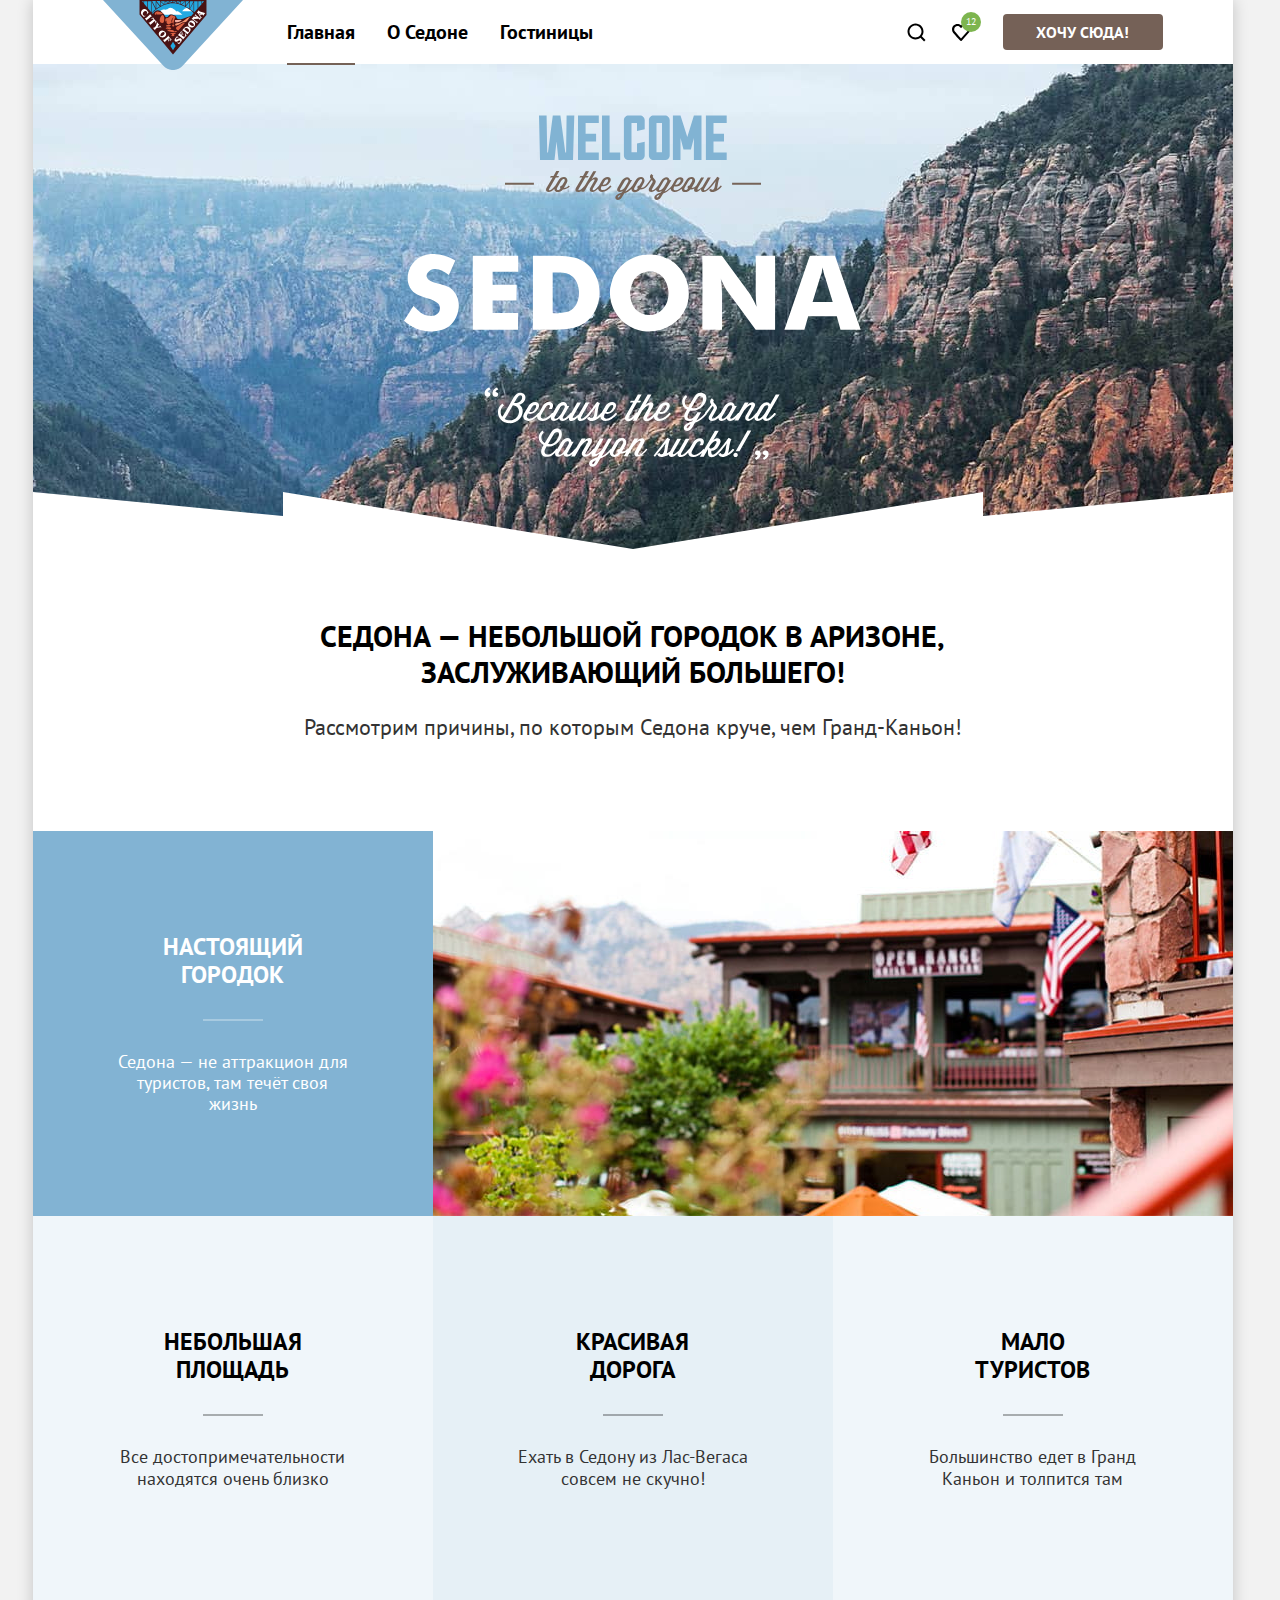
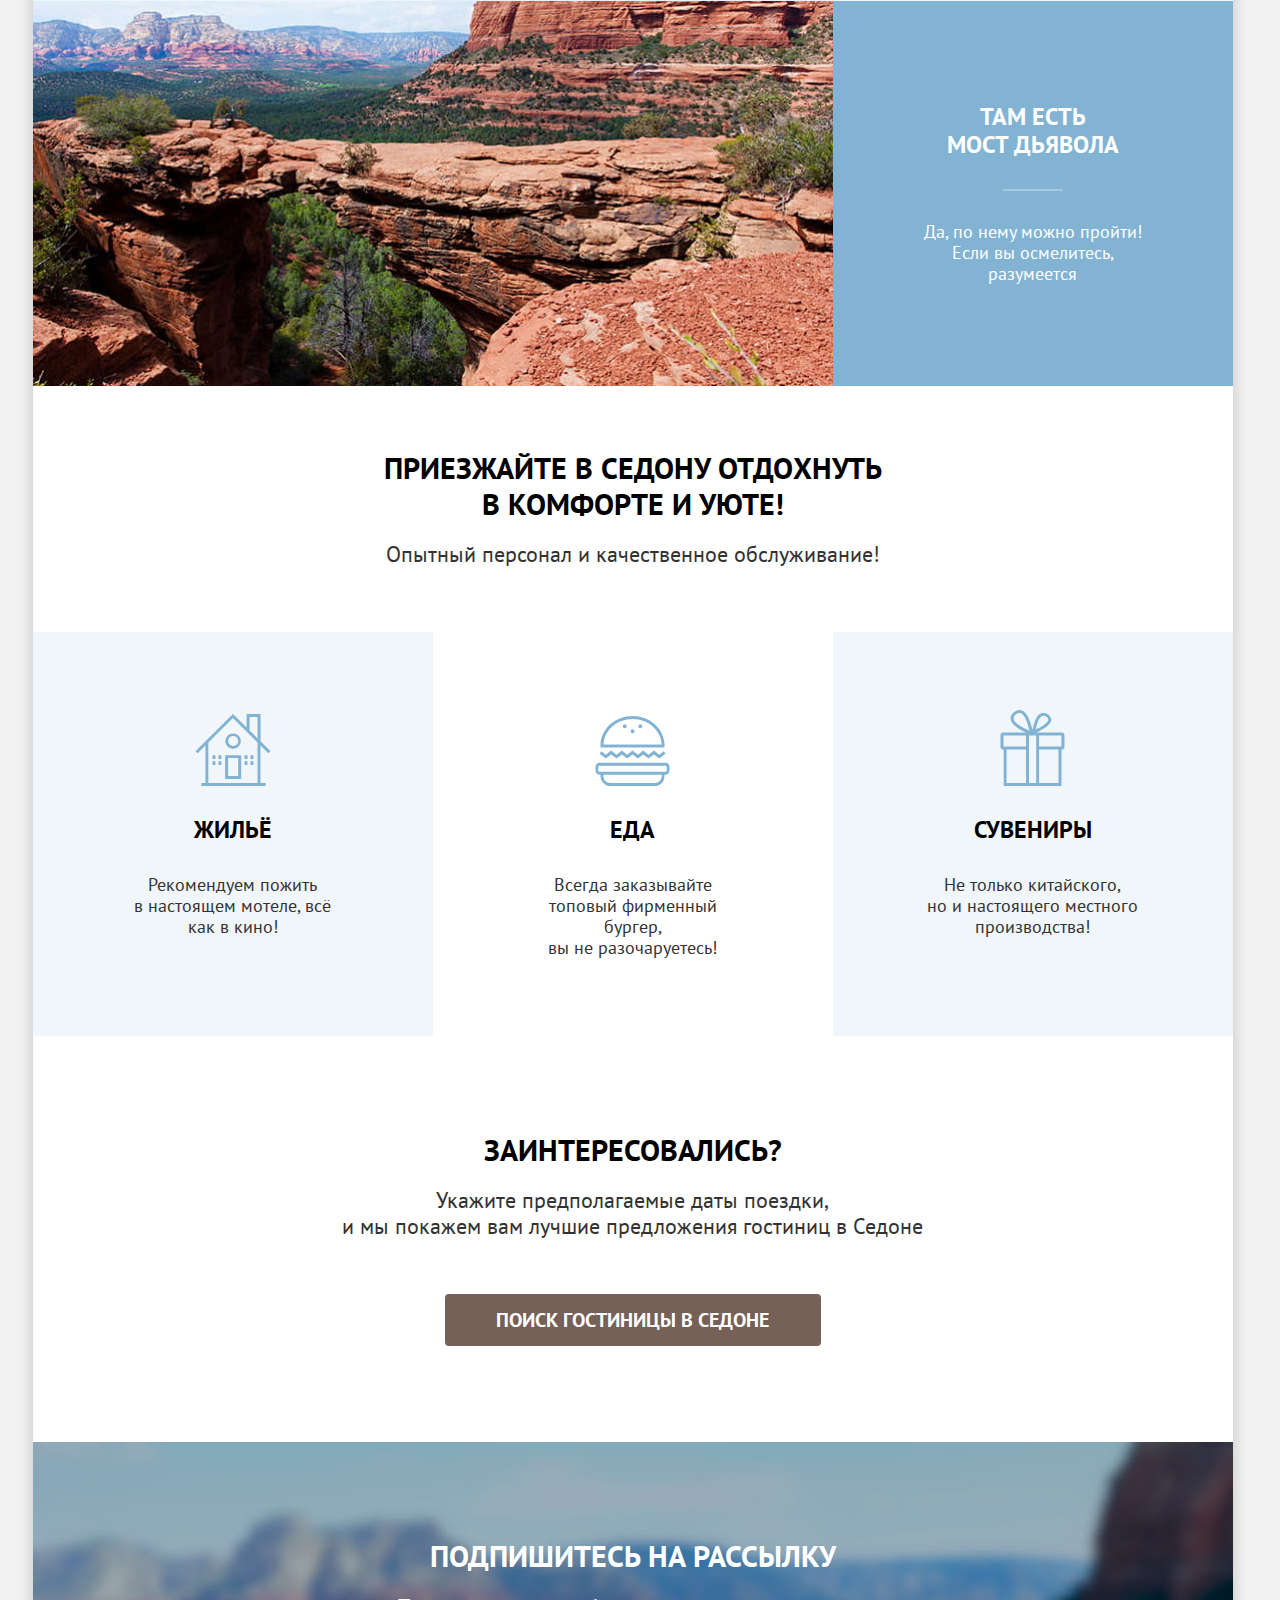
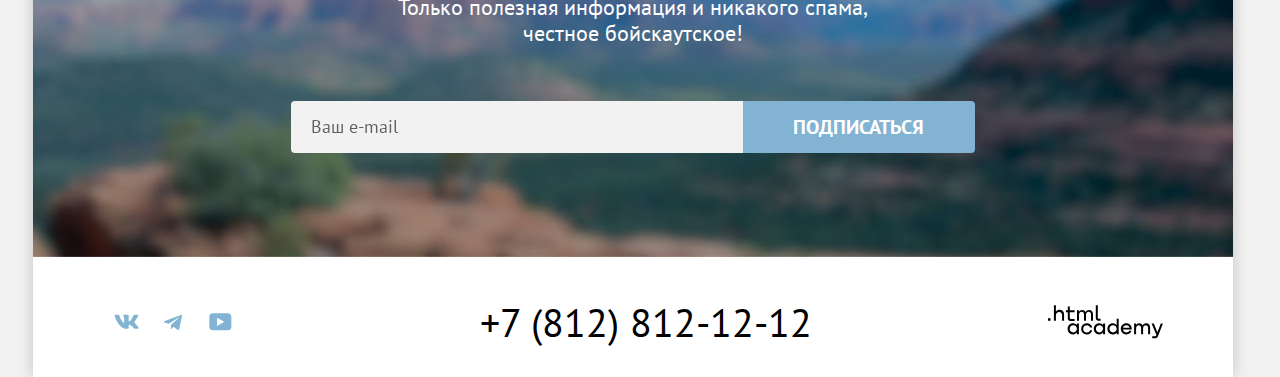
<file: index.html>
<!DOCTYPE html>
<html lang="ru">

  <head>
    <meta charset="utf-8">
    <title>HTML Academy: Седона - Главная</title>
    <link rel="stylesheet" href="styles/styles.css">
    <link rel="icon" href="favicon.ico">
    <link rel="icon" type="image/png" sizes="32x32" href="images/favicons/favicon.png">
    <script src="scripts/scripts.js" defer></script>
  </head>

  <body>
    <div class="page-container">
      <header class="page-header" data-test="header">
        <a class="site-logo" href="index.html" aria-current="page">
          <img class="site-logo-image" src="images/content/site-logo.svg" width="140" height="70" alt="Логотип сайта о городе Седона. На логотипе: мост, синее небо и горы.">
        </a>
        <nav class="navigation">
          <ul class="site-nav-list">
            <li class="site-nav-item">
              <a class="site-nav-link" href="index.html" aria-current="page">Главная</a>
            </li>
            <li class="site-nav-item">
              <a class="site-nav-link" href="#">О Седоне</a>
            </li>
            <li class="site-nav-item">
              <a class="site-nav-link" href="catalog.html">Гостиницы</a>
            </li>
          </ul>
          <ul class="user-nav-list">
            <li class="user-nav-item">
              <a class="user-nav-link user-nav-link-search" href="#">
                <span class="visually-hidden">Поиск</span>
              </a>
            </li>
            <li class="user-nav-item">
              <a class="user-nav-link user-nav-link-fav" href="#">
                <span class="visually-hidden">Гостиниц в избранном:</span>
                <span class="user-nav-badge">12</span>
              </a>
            </li>
            <li class="user-nav-item">
              <a class="user-nav-link button button-primary button-large" href="#">Хочу сюда!</a>
            </li>
          </ul>
        </nav>
      </header>

      <main class="content" data-test="main">
        <section class="hero" data-test="hero">
          <h1 class="visually-hidden">Сайт про город Седона</h1>
          <img class="hero-image" src="images/content/welcome.svg" width="458" height="352" alt="Welcome to the gorgeous Sedona, because the Grand Canyon sucks!">
        </section>
        <section class="advantages" data-test="advantages">
          <h2 class="visually-hidden">Преимущества Седоны</h2>
          <p class="section-heading">Седона&nbsp;&mdash; небольшой городок в&nbsp;Аризоне, заслуживающий большего!</p>
          <p class="subheading">Рассмотрим причины, по&nbsp;которым Седона круче, чем Гранд-Каньон!</p>
          <ul class="advantages-list">
            <li class="advantages-item advantages-item-illustrated">
              <div class="advantages-item-text">
                <h3 class="advantages-item-title">Настоящий городок</h3>
                <p class="advantages-item-description">Седона&nbsp;&mdash; не&nbsp;аттракцион для туристов, там течёт своя жизнь</p>
              </div>
              <img class="advantages-item-image" src="images/content/advantages/advantages-street.jpg" width="800" height="385" alt="Дома на одной из улиц Седоны">
            </li>
            <li class="advantages-item">
              <div class="advantages-item-text">
                <h3 class="advantages-item-title">Небольшая площадь</h3>
                <p class="advantages-item-description">Все достопримечательности находятся очень близко</p>
              </div>
            </li>
            <li class="advantages-item">
              <div class="advantages-item-text">
                <h3 class="advantages-item-title">Красивая дорога</h3>
                <p class="advantages-item-description">Ехать в&nbsp;Седону из&nbsp;Лас-Вегаса совсем не&nbsp;скучно!</p>
              </div>
            </li>
            <li class="advantages-item">
              <div class="advantages-item-text">
                <h3 class="advantages-item-title">Мало туристов</h3>
                <p class="advantages-item-description">Большинство едет в&nbsp;Гранд Каньон и&nbsp;толпится там</p>
              </div>
            </li>
            <li class="advantages-item advantages-item-illustrated advantages-item-reversed">
              <div class="advantages-item-text">
                <h3 class="advantages-item-title">Там есть мост дьявола</h3>
                <p class="advantages-item-description">Да, по&nbsp;нему можно пройти! Если вы&nbsp;осмелитесь, разумеется</p>
              </div>
              <img class="advantages-item-image" src="images/content/advantages/advantages-bridge.jpg" width="800" height="385" alt="Арка в скале над пропастью">
            </li>
          </ul>
        </section>
        <section class="recommendations" data-test="service">
          <h2 class="visually-hidden">Инфраструктура Седоны и рекомендации туристам</h2>
          <p class="section-heading">Приезжайте в&nbsp;Седону отдохнуть<br> в&nbsp;комфорте и&nbsp;уюте!</p>
          <p class="subheading">Опытный персонал и&nbsp;качественное обслуживание!</p>
          <ul class="recommendations-list">
            <li class="recommendations-item recommendations-item-hotel">
              <h3 class="recommendations-item-title">Жильё</h3>
              <p class="recommendations-item-description">Рекомендуем пожить в&nbsp;настоящем мотеле, всё как в&nbsp;кино!</p>
            </li>
            <li class="recommendations-item recommendations-item-food">
              <h3 class="recommendations-item-title">Еда</h3>
              <p class="recommendations-item-description">Всегда заказывайте топовый фирменный бургер, вы&nbsp;не&nbsp;разочаруетесь!</p>
            </li>
            <li class="recommendations-item recommendations-item-souvenir">
              <h3 class="recommendations-item-title">Сувениры</h3>
              <p class="recommendations-item-description">Не&nbsp;только китайского, но&nbsp;и&nbsp;настоящего местного производства!</p>
            </li>
          </ul>
        </section>
        <section class="search" data-test="search">
          <h2 class="section-heading">Заинтересовались?</h2>
          <p class="subheading">Укажите предполагаемые даты поездки,<br> и&nbsp;мы&nbsp;покажем вам лучшие предложения гостиниц в&nbsp;Седоне</p>
          <button class="search-button button button-large button-primary" type="button">Поиск гостиницы в&nbsp;Cедоне</button>
        </section>
        <section class="subscription subscription-illustrated" data-test="subscribe">
          <h2 class="section-heading">Подпишитесь на&nbsp;рассылку</h2>
          <p class="subheading">Только полезная информация и&nbsp;никакого спама,<br>честное&nbsp;бойскаутское!</p>
          <form class="subscription-form" action="https://echo.htmlacademy.ru/" method="post">
            <input class="subscription-input" id="subscription-field" type="email" name="subscription" placeholder="example@domain.com" required>
            <label class="subscription-control" for="subscription-field">Ваш e-mail</label>
            <button class="subscription-button button button-large button-secondary" type="submit">Подписаться</button>
          </form>
        </section>
      </main>

      <footer class="page-footer" data-test="footer">
        <ul class="social-list">
          <li class="social-item">
            <a class="social-link social-link-vk" href="https://vk.com/htmlacademy" target="_blank">
              <span class="visually-hidden">Группа Vkontakte</span>
            </a>
          </li>
          <li class="social-item">
            <a class="social-link social-link-tg" href="https://t.me/htmlacademy" target="_blank">
              <span class="visually-hidden">Канал в Telegram</span>
            </a>
          </li>
          <li class="social-item">
            <a class="social-link social-link-yt" href="https://www.youtube.com/user/htmlacademyru" target="_blank">
              <span class="visually-hidden">Канал в Youtube</span>
            </a>
          </li>
        </ul>
        <address class="contacts">
          <a class="contacts-item" href="tel:+78128121212">+7 (812) 812-12-12</a>
        </address>
        <a class="site-author" href="https://htmlacademy.ru/" target="_blank">
          <span class="visually-hidden">Разработчик сайта: HTML Academy</span>
        </a>
      </footer>
      <div class="modal-container modal-container-close">
        <div class="modal modal-search">
          <section class="modal-content">
            <h2 class="section-heading">Поиск гостиницы в&nbsp;Седоне</h2>
            <form class="search-form" action="https://echo.htmlacademy.ru" method="post">
              <p class="search-form-group">
                <label class="search-form-label" for="start-date">Дата заезда:</label>
                <input class="search-form-input search-form-input-start" id="start-date" type="text" name="start-date" value="27 апреля 2020" placeholder="27 апреля 2025" required>
                <span class="search-form-message search-form-message-error">Мы&nbsp;не&nbsp;можем отправить вас в&nbsp;прошлое.</span>
              </p>
              <p class="search-form-group">
                <label class="search-form-label" for="finish-date">Дата выезда:</label>
                <input class="search-form-input search-form-input-finish" id="finish-date" type="text" name="finish-date" value="1 сентября 2023" placeholder="1 сентября 2025" required>
                <span class="search-form-message">На&nbsp;эти даты есть свободные номера. Пока есть.</span>
              </p>
              <div class="search-form-group-half">
                <div class="search-form-stepper stepper">
                  <button class="stepper-button stepper-button-minus" type="button">
                    <span class="visually-hidden">Уменьшить число взрослых мест</span>
                  </button>
                  <input class="stepper-input" id="adults" name="adults" type="number" min="1" max="99" value="2" placeholder="2">
                  <button class="stepper-button stepper-button-plus" type="button">
                    <span class="visually-hidden">Увеличить число взрослых мест</span>
                  </button>
                </div>
                <label class="search-form-label" for="adults">Взрослые:</label>
              </div>
              <div class="search-form-group-half">
                <span class="search-form-tooltip tooltip">
                  <button class="tooltip-toggle" type="button" aria-labelledby="tooltip-label-kids">
                    <span class="visually-hidden">Посмотреть дополнительную информацию</span>
                  </button>
                  <span class="tooltip-text" role="tooltip" id="tooltip-label-kids">Укажите количество детей, которые будут с&nbsp;вами, возраст которых от&nbsp;6&nbsp;до&nbsp;18&nbsp;лет. Дети до&nbsp;6&nbsp;лет размещаются бесплатно. </span>
                </span>
                <div class="search-form-stepper stepper">
                  <button class="stepper-button stepper-button-minus" type="button">
                    <span class="visually-hidden">Уменьшить число детских мест</span>
                  </button>
                  <input class="stepper-input" id="kids" name="kids" type="number" min="1" max="90" value="2" placeholder="2">
                  <button class="stepper-button stepper-button-plus" type="button">
                    <span class="visually-hidden">Увеличить число детских мест</span>
                  </button>
                </div>
                <label class="search-form-label" for="kids">Дети:</label>
              </div>
              <button class="search-form-button button button-secondary button-large" type="submit">Найти</button>
            </form>
          </section>
          <button class="modal-close-button" type="button">
            <span class="visually-hidden">Закрыть модальное окно</span>
          </button>
        </div>
      </div>
    </div>
  </body>

</html>
</file>
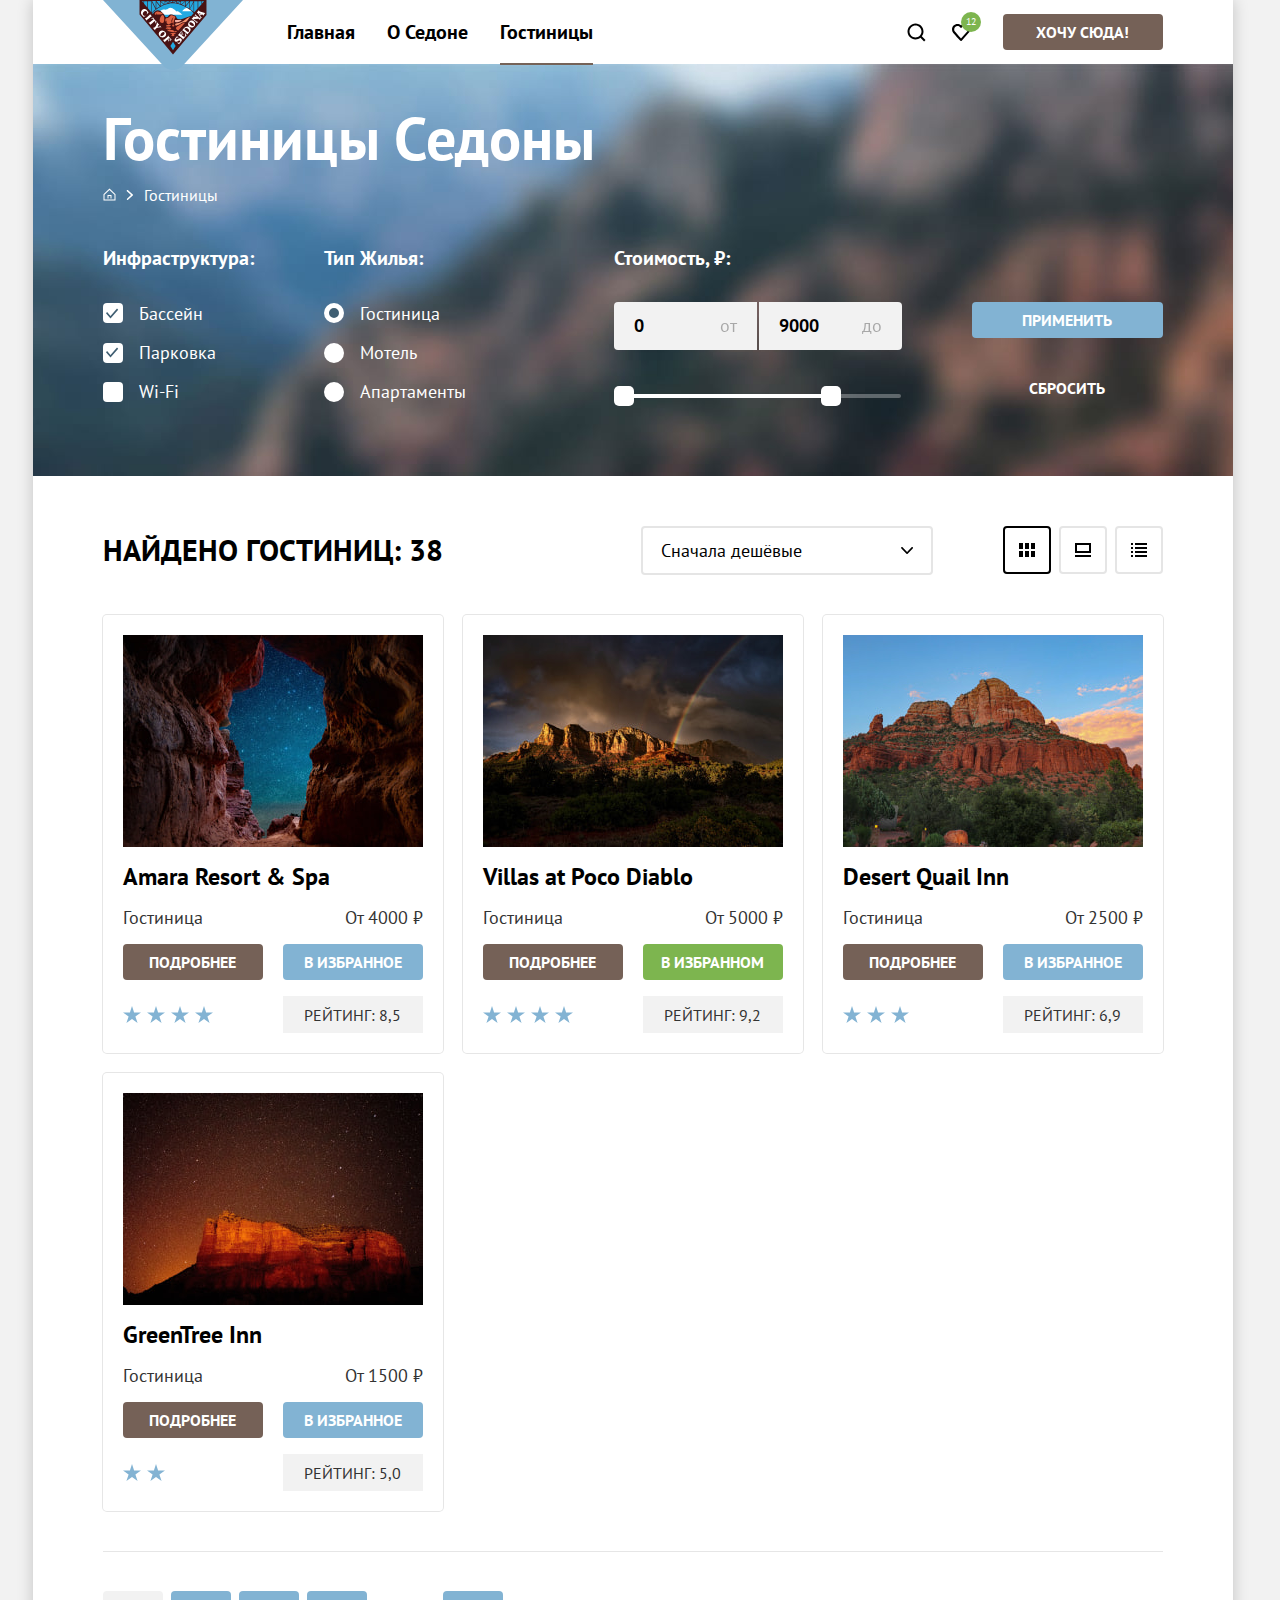
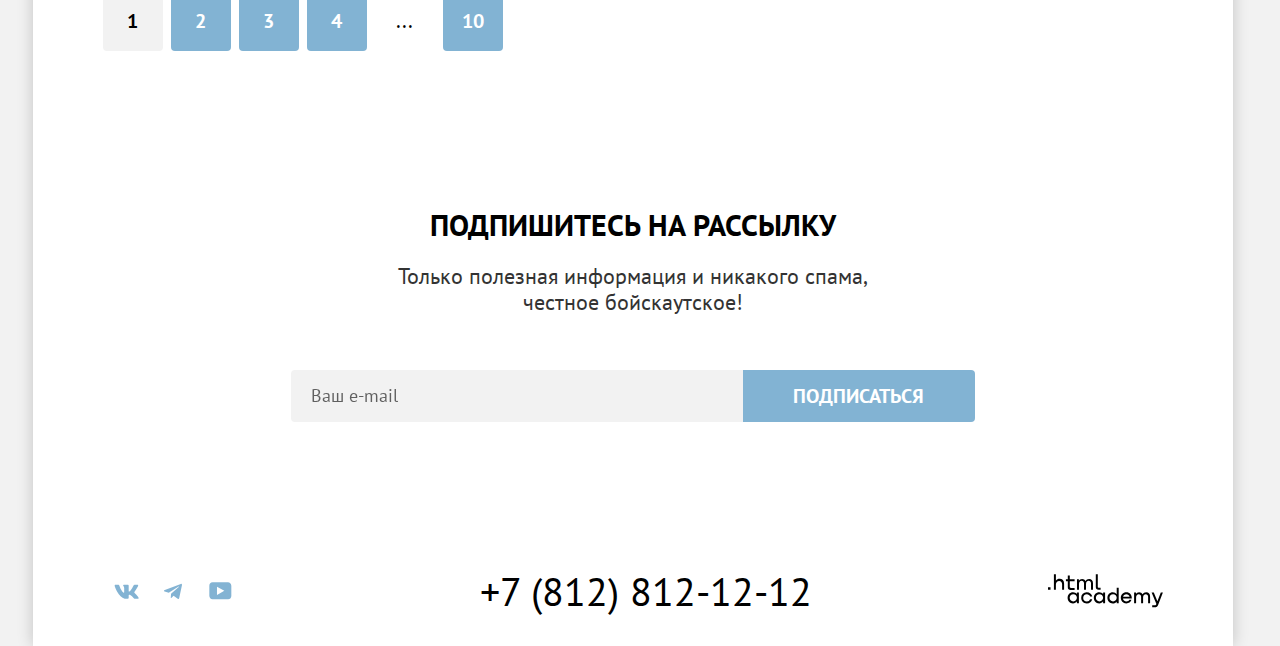
<file: catalog.html>
<!DOCTYPE html>
<html lang="ru">

  <head>
    <meta charset="utf-8">
    <title>HTML Academy: Седона - Каталог</title>
    <link rel="stylesheet" href="styles/styles.css">
    <link rel="icon" href="favicon.ico">
    <link rel="icon" type="image/png" sizes="32x32" href="images/favicons/favicon.png">
    <script src="scripts/scripts.js" defer></script>
  </head>

  <body>
    <div class="page-container">
      <header class="page-header" data-test="header">
        <a class="site-logo" href="index.html">
          <img class="site-logo-image" src="images/content/site-logo.svg" width="140" height="70" alt="Логотип сайта о городе Седона. На логотипе: мост, синее небо и горы.">
        </a>
        <nav class="navigation">
          <ul class="site-nav-list">
            <li class="site-nav-item">
              <a class="site-nav-link" href="index.html">Главная</a>
            </li>
            <li class="site-nav-item">
              <a class="site-nav-link" href="#">О Седоне</a>
            </li>
            <li class="site-nav-item">
              <a class="site-nav-link" href="catalog.html" aria-current="page">Гостиницы</a>
            </li>
          </ul>
          <ul class="user-nav-list">
            <li class="user-nav-item">
              <a class="user-nav-link user-nav-link-search" href="#">
                <span class="visually-hidden">Поиск</span>
              </a>
            </li>
            <li class="user-nav-item">
              <a class="user-nav-link user-nav-link-fav" href="#">
                <span class="visually-hidden">Гостиниц в избранном:</span>
                <span class="user-nav-badge">12</span>
              </a>
            </li>
            <li class="user-nav-item">
              <a class="user-nav-link button button-primary" href="#">Хочу сюда!</a>
            </li>
          </ul>
        </nav>
      </header>

      <main class="content" data-test="main">
        <div class="filter">
          <h1 class="page-heading">Гостиницы Седоны</h1>
          <ul class="breadcrumbs">
            <li class="breadcrumbs-item">
              <a class="breadcrumbs-link breadcrumbs-link-home" href="index.html">
                <span class="visually-hidden">Главная</span>
              </a>
            </li>
            <li class="breadcrumbs-item">
              <a class="breadcrumbs-link" href="catalog.html" aria-current="page">Гостиницы</a>
            </li>
          </ul>
          <form class="filter-form" action="https://echo.htmlacademy.ru/" method="get" data-test="filter">
            <fieldset class="filter-form-group">
              <legend class="filter-form-title">Инфраструктура:</legend>
              <ul class="filter-form-list">
                <li class="filter-form-item">
                  <input class="filter-form-input" id="pool-box" type="checkbox" name="pool" checked>
                  <label class="filter-form-control" for="pool-box">Бассейн</label>
                </li>
                <li class="filter-form-item">
                  <input class="filter-form-input" id="parking-box" type="checkbox" name="parking" checked>
                  <label class="filter-form-control" for="parking-box">Парковка</label>
                </li>
                <li class="filter-form-item">
                  <input class="filter-form-input" id="wifi-box" type="checkbox" name="wifi">
                  <label class="filter-form-control" for="wifi-box">Wi-Fi</label>
                </li>
              </ul>
            </fieldset>
            <fieldset class="filter-form-group">
              <legend class="filter-form-title">Тип жилья:</legend>
              <ul class="filter-form-list">
                <li class="filter-form-item">
                  <input class="filter-form-input" id="hotel-radio" type="radio" name="housing-type" value="hotel" checked>
                  <label class="filter-form-control" for="hotel-radio">Гостиница</label>
                </li>
                <li class="filter-form-item">
                  <input class="filter-form-input" id="motel-radio" type="radio" name="housing-type" value="motel">
                  <label class="filter-form-control" for="motel-radio">Мотель</label>
                </li>
                <li class="filter-form-item">
                  <input class="filter-form-input" id="apartments-radio" type="radio" name="housing-type" value="apartments">
                  <label class="filter-form-control" for="apartments-radio">Апартаменты</label>
                </li>
              </ul>
            </fieldset>
            <fieldset class="filter-form-group">
              <legend class="filter-form-title">Стоимость, ₽:</legend>
              <p class="filter-form-range-group">
                <label class="filter-form-range-control">
                  <span class="filter-form-range-text">От</span>
                  <input class="filter-form-range-input filter-form-range-input-min" id="cost-field-min" type="number" name="cost-field-min" min="0" max="12000" step="1" value="0" placeholder="0">
                </label>
                <label class="filter-form-range-control">
                  <span class="filter-form-range-text">До</span>
                  <input class="filter-form-range-input filter-form-range-input-max" id="cost-field-max" type="number" name="cost-field-max" min="0" max="12000" step="1" value="9000" placeholder="12000">
                </label>
              </p>
              <div class="filter-form-range-slider range">
                <div class="range-scale">
                  <div class="range-bar" style="left: 0; width: 75%">
                    <button class="range-toggle range-toggle-min" type="button">
                      <span class="visually-hidden">Изменить минимальную цену</span>
                    </button>
                    <button class="range-toggle range-toggle-max" type="button">
                      <span class="visually-hidden">Изменить максимальную цену</span>
                    </button>
                  </div>
                </div>
              </div>
            </fieldset>
            <div class="filter-form-buttons">
              <button class="filter-form-button button button-large button-secondary" type="submit">Применить</button>
              <button class="filter-form-button button button-large button-transparent" type="reset">Сбросить</button>
            </div>
          </form>
        </div>
        <section class="catalog" data-test="catalog">
          <h2 class="section-heading">Найдено гостиниц:&nbsp;38</h2>
          <select class="select-control" aria-label="Сортировка">
            <option class="select-option" value="cheap">Сначала дешёвые</option>
            <option class="select-option" value="expensive">Сначала дорогие</option>
            <option class="select-option" value="name">По алфавиту</option>
          </select>
          <ul class="display-list">
            <li class="display-item">
              <a class="display-button display-button-current display-button-tile" href="catalog.html?view=tile">
                <span class="visually-hidden">Показать плиткой</span>
              </a>
            </li>
            <li class="display-item">
              <a class="display-button display-button-card" href="catalog.html?view=card">
                <span class="visually-hidden">Показать в виде карточек</span>
              </a>
            </li>
            <li class="display-item">
              <a class="display-button display-button-list" href="catalog.html?view=list">
                <span class="visually-hidden">Показать списком</span>
              </a>
            </li>
          </ul>
          <ul class="catalog-list">
            <li class="catalog-item card">
              <a class="card-link" href="#" tabindex="-1">
                <img class="card-image" src="images/content/hotels/hotel-amara.jpg" width="300" height="212" alt="Звездное небо в расщелине гор">
              </a>
              <a class="card-link" href="#" tabindex="-1">
                <h3 class="card-title">Amara Resort &amp;&nbsp;Spa</h3>
              </a>
              <p class="card-type">Гостиница</p>
              <p class="card-price">От 4000 ₽</p>
              <a class="card-details button button-primary" href="#">Подробнее</a>
              <button class="card-fav button button-secondary" type="button">В избранное</button>
              <p class="card-stars card-stars-four">
                <span class="visually-hidden">4 звезды из 5</span>
              </p>
              <p class="card-rating">Рейтинг: 8,5</p>
            </li>
            <li class="catalog-item card">
              <a class="card-link" href="#" tabindex="-1">
                <img class="card-image" src="images/content/hotels/hotel-villas.jpg" width="300" height="212" alt="Радуга над горным хребтом">
              </a>
              <a class="card-link" href="#" tabindex="-1">
                <h3 class="card-title">Villas at&nbsp;Poco Diablo</h3>
              </a>
              <p class="card-type">Гостиница</p>
              <p class="card-price">От 5000 ₽</p>
              <a class="card-details button button-primary" href="#">Подробнее</a>
              <button class="card-fav button button-selected" type="button">В избранном</button>
              <p class="card-stars card-stars-four">
                <span class="visually-hidden">4 звезды из 5</span>
              </p>
              <p class="card-rating">Рейтинг: 9,2</p>
            </li>
            <li class="catalog-item card">
              <a class="card-link" href="#" tabindex="-1">
                <img class="card-image" src="images/content/hotels/hotel-desert.jpg" width="300" height="212" alt="Горы на фоне голубого неба">
              </a>
              <a class="card-link" href="#" tabindex="-1">
                <h3 class="card-title">Desert Quail Inn</h3>
              </a>
              <p class="card-type">Гостиница</p>
              <p class="card-price">От 2500 ₽</p>
              <a class="card-details button button-primary" href="#">Подробнее</a>
              <button class="card-fav button button-secondary" type="button">В избранное</button>
              <p class="card-stars card-stars-three">
                <span class="visually-hidden">3 звезды из 5</span>
              </p>
              <p class="card-rating">Рейтинг: 6,9</p>
            </li>
            <li class="catalog-item card">
              <a class="card-link" href="#" tabindex="-1">
                <img class="card-image" src="images/content/hotels/hotel-greentree.jpg" width="300" height="212" alt="Красная скала на фоне ночного неба">
              </a>
              <a class="card-link" href="#" tabindex="-1">
                <h3 class="card-title">GreenTree Inn</h3>
              </a>
              <p class="card-type">Гостиница</p>
              <p class="card-price">От 1500 ₽</p>
              <a class="card-details button button-primary" href="#">Подробнее</a>
              <button class="card-fav button button-secondary" type="button">В избранное</button>
              <p class="card-stars card-stars-two">
                <span class="visually-hidden">2 звезды из 5</span>
              </p>
              <p class="card-rating">Рейтинг: 5,0</p>
            </li>
          </ul>
          <ul class="pagination">
            <li class="pagination-item">
              <a class="pagination-link pagination-link-current" href="catalog.html" aria-current="page">1</a>
            </li>
            <li class="pagination-item">
              <a class="pagination-link" href="#">2</a>
            </li>
            <li class="pagination-item">
              <a class="pagination-link" href="#">3</a>
            </li>
            <li class="pagination-item">
              <a class="pagination-link" href="#">4</a>
            </li>
            <li class="pagination-item pagination-item-interval">
              <span class="pagination-text">...</span>
            </li>
            <li class="pagination-item">
              <a class="pagination-link" href="#">10</a>
            </li>
          </ul>
        </section>
        <section class="subscription" data-test="subscribe">
          <h2 class="section-heading">Подпишитесь на&nbsp;рассылку</h2>
          <p class="subheading">Только полезная информация и&nbsp;никакого спама,<br>честное бойскаутское!</p>
          <form class="subscription-form" action="https://echo.htmlacademy.ru/" method="post">
            <input class="subscription-input" id="subscription-field" type="email" name="subscription" placeholder="example@domain.com" required>
            <label class="subscription-control" for="subscription-field">Ваш e-mail</label>
            <button class="subscription-button button button-large button-secondary" type="submit">Подписаться</button>
          </form>
        </section>
      </main>

      <footer class="page-footer" data-test="footer">
        <ul class="social-list">
          <li class="social-item">
            <a class="social-link social-link-vk" href="https://vk.com/htmlacademy" target="_blank" rel="noreferrer noopener">
              <span class="visually-hidden">Группа Vkontakte</span>
            </a>
          </li>
          <li class="social-item">
            <a class="social-link social-link-tg" href="https://t.me/htmlacademy" target="_blank" rel="noreferrer noopener">
              <span class="visually-hidden">Канал в Telegram</span>
            </a>
          </li>
          <li class="social-item">
            <a class="social-link social-link-yt" href="https://www.youtube.com/user/htmlacademyru" target="_blank" rel="noreferrer noopener">
              <span class="visually-hidden">Канал в Youtube</span>
            </a>
          </li>
        </ul>
        <address class="contacts">
          <a class="contacts-item" href="tel:+78128121212">+7 (812) 812-12-12</a>
        </address>
        <a class="site-author" href="https://htmlacademy.ru/" target="_blank" rel="noreferrer noopener">
          <span class="visually-hidden">Разработчик сайта: HTML Academy</span>
        </a>
      </footer>
    </div>
  </body>

</html>
</file>
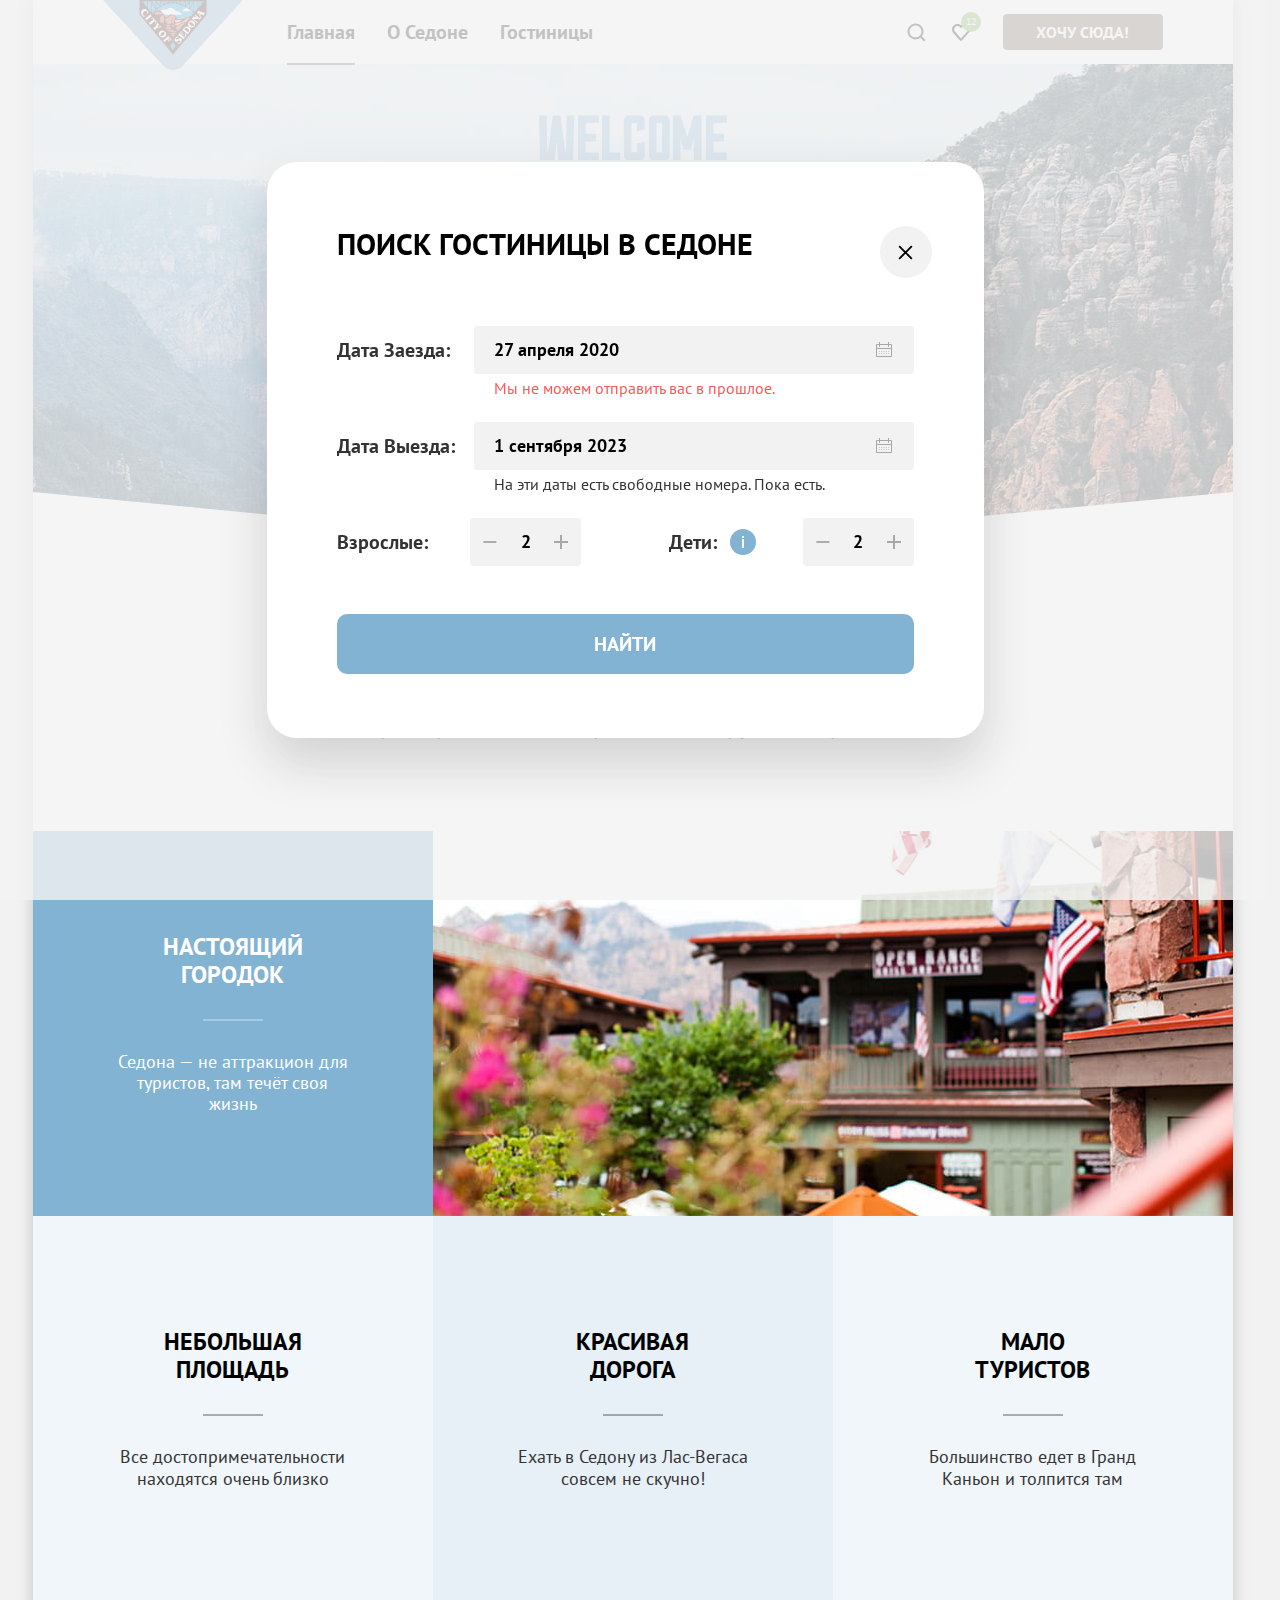
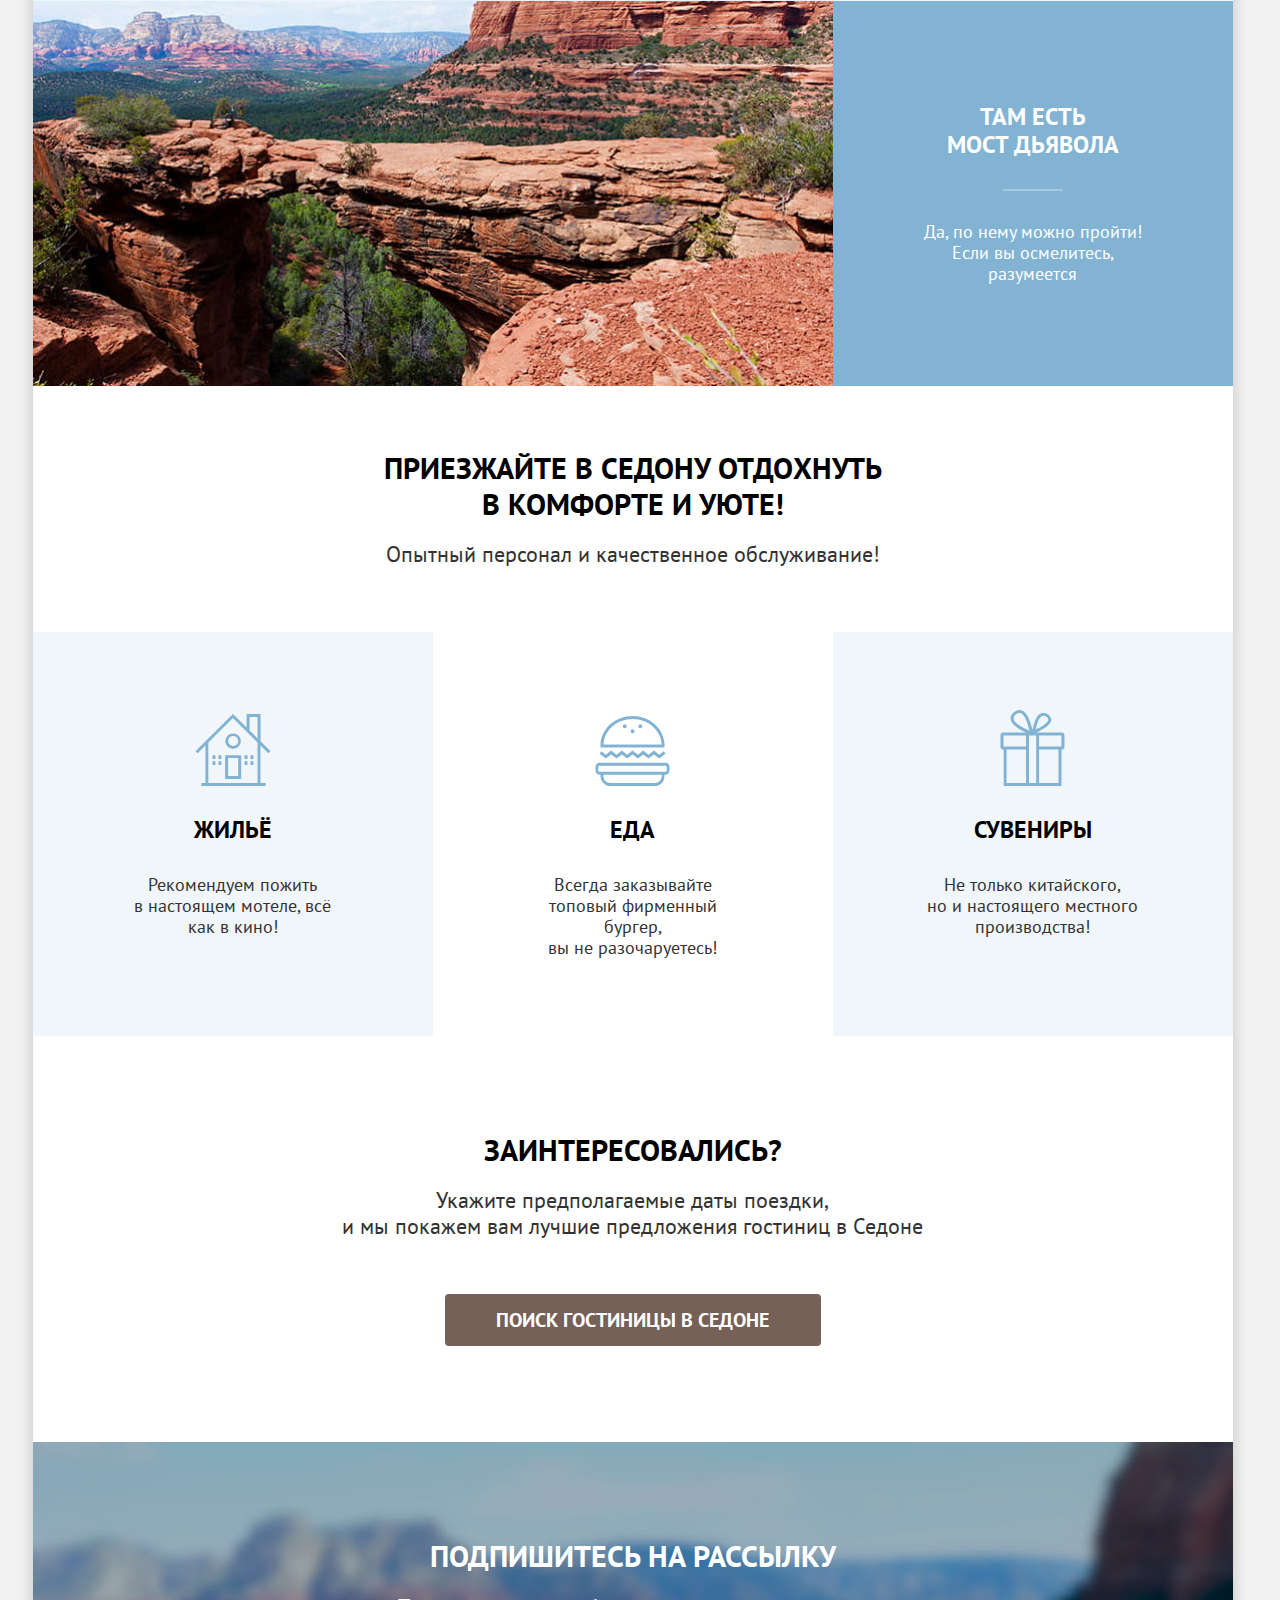
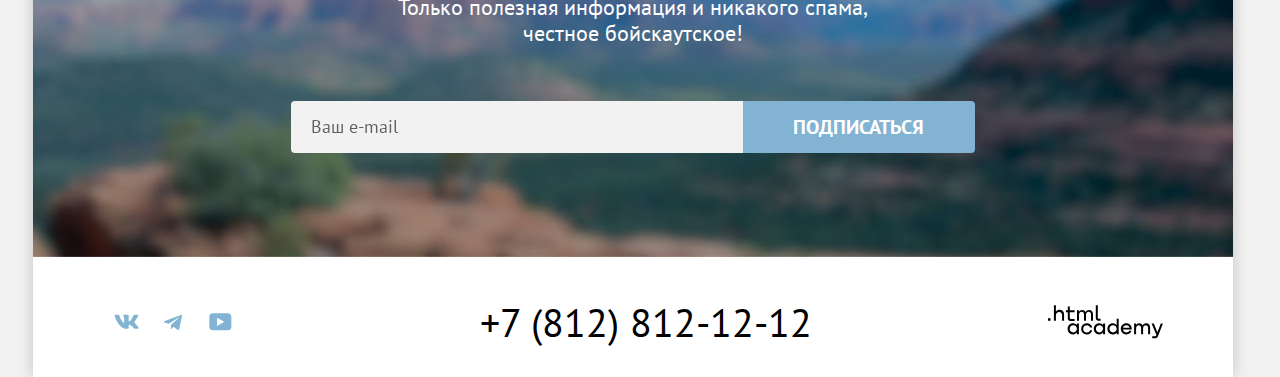
<file: modal.html>
<!DOCTYPE html>
<html lang="ru">

  <head>
    <meta charset="utf-8">
    <title>HTML Academy: Седона - Главная</title>
    <link rel="stylesheet" href="styles/styles.css">
    <link rel="icon" href="favicon.ico">
    <link rel="icon" type="image/png" sizes="32x32" href="images/favicons/favicon.png">
    <script src="scripts/scripts.js" defer></script>
  </head>

  <body>
    <div class="page-container">
      <header class="page-header" data-test="header">
        <a class="site-logo" href="index.html" aria-current="page">
          <img class="site-logo-image" src="images/content/site-logo.svg" width="140" height="70" alt="Логотип сайта о городе Седона. На логотипе: мост, синее небо и горы.">
        </a>
        <nav class="navigation">
          <ul class="site-nav-list">
            <li class="site-nav-item">
              <a class="site-nav-link" href="index.html" aria-current="page">Главная</a>
            </li>
            <li class="site-nav-item">
              <a class="site-nav-link" href="#">О Седоне</a>
            </li>
            <li class="site-nav-item">
              <a class="site-nav-link" href="catalog.html">Гостиницы</a>
            </li>
          </ul>
          <ul class="user-nav-list">
            <li class="user-nav-item">
              <a class="user-nav-link user-nav-link-search" href="#">
                <span class="visually-hidden">Поиск</span>
              </a>
            </li>
            <li class="user-nav-item">
              <a class="user-nav-link user-nav-link-fav" href="#">
                <span class="visually-hidden">Гостиниц в избранном:</span>
                <span class="user-nav-badge">12</span>
              </a>
            </li>
            <li class="user-nav-item">
              <a class="user-nav-link button button-primary button-large" href="#">Хочу сюда!</a>
            </li>
          </ul>
        </nav>
      </header>

      <main data-test="main">
        <section class="hero" data-test="hero">
          <h1 class="visually-hidden">Сайт про город Седона</h1>
          <img class="hero-image" src="images/content/welcome.svg" width="458" height="352" alt="Welcome to the gorgeous Sedona, because the Grand Canyon sucks!">
        </section>
        <section class="advantages" data-test="advantages">
          <h2 class="visually-hidden">Преимущества Седоны</h2>
          <p class="section-heading">Седона&nbsp;&mdash; небольшой городок в&nbsp;Аризоне, заслуживающий большего!</p>
          <p class="subheading">Рассмотрим причины, по&nbsp;которым Седона круче, чем Гранд-Каньон!</p>
          <ul class="advantages-list">
            <li class="advantages-item advantages-item-illustrated">
              <div class="advantages-item-text">
                <h3 class="advantages-item-title">Настоящий городок</h3>
                <p class="advantages-item-description">Седона&nbsp;&mdash; не&nbsp;аттракцион для туристов, там течёт своя жизнь</p>
              </div>
              <img class="advantages-item-image" src="images/content/advantages/advantages-street.jpg" width="800" height="385" alt="Дома на одной из улиц Седоны">
            </li>
            <li class="advantages-item">
              <div class="advantages-item-text">
                <h3 class="advantages-item-title">Небольшая площадь</h3>
                <p class="advantages-item-description">Все достопримечательности находятся очень близко</p>
              </div>
            </li>
            <li class="advantages-item">
              <div class="advantages-item-text">
                <h3 class="advantages-item-title">Красивая дорога</h3>
                <p class="advantages-item-description">Ехать в&nbsp;Седону из&nbsp;Лас-Вегаса совсем не&nbsp;скучно!</p>
              </div>
            </li>
            <li class="advantages-item">
              <div class="advantages-item-text">
                <h3 class="advantages-item-title">Мало туристов</h3>
                <p class="advantages-item-description">Большинство едет в&nbsp;Гранд Каньон и&nbsp;толпится там</p>
              </div>
            </li>
            <li class="advantages-item advantages-item-illustrated advantages-item-reversed">
              <div class="advantages-item-text">
                <h3 class="advantages-item-title">Там есть мост дьявола</h3>
                <p class="advantages-item-description">Да, по&nbsp;нему можно пройти! Если вы&nbsp;осмелитесь, разумеется</p>
              </div>
              <img class="advantages-item-image" src="images/content/advantages/advantages-bridge.jpg" width="800" height="385" alt="Арка в скале над пропастью">
            </li>
          </ul>
        </section>
        <section class="recommendations" data-test="service">
          <h2 class="visually-hidden">Инфраструктура Седоны и рекомендации туристам</h2>
          <p class="section-heading">Приезжайте в&nbsp;Седону отдохнуть<br> в&nbsp;комфорте и&nbsp;уюте!</p>
          <p class="subheading">Опытный персонал и&nbsp;качественное обслуживание!</p>
          <ul class="recommendations-list">
            <li class="recommendations-item recommendations-item-hotel">
              <h3 class="recommendations-item-title">Жильё</h3>
              <p class="recommendations-item-description">Рекомендуем пожить в&nbsp;настоящем мотеле, всё как в&nbsp;кино!</p>
            </li>
            <li class="recommendations-item recommendations-item-food">
              <h3 class="recommendations-item-title">Еда</h3>
              <p class="recommendations-item-description">Всегда заказывайте топовый фирменный бургер, вы&nbsp;не&nbsp;разочаруетесь!</p>
            </li>
            <li class="recommendations-item recommendations-item-souvenir">
              <h3 class="recommendations-item-title">Сувениры</h3>
              <p class="recommendations-item-description">Не&nbsp;только китайского, но&nbsp;и&nbsp;настоящего местного производства!</p>
            </li>
          </ul>
        </section>
        <section class="search" data-test="search">
          <h2 class="section-heading">Заинтересовались?</h2>
          <p class="subheading">Укажите предполагаемые даты поездки,<br> и&nbsp;мы&nbsp;покажем вам лучшие предложения гостиниц в&nbsp;Седоне</p>
          <button class="search-button button button-large button-primary" type="button">Поиск гостиницы в&nbsp;Cедоне</button>
        </section>
        <section class="subscription subscription-illustrated" data-test="subscribe">
          <h2 class="section-heading">Подпишитесь на&nbsp;рассылку</h2>
          <p class="subheading">Только полезная информация и&nbsp;никакого спама,<br>честное&nbsp;бойскаутское!</p>
          <form class="subscription-form" action="https://echo.htmlacademy.ru/" method="post">
            <input class="subscription-input" id="subscription-field" type="email" name="subscription" placeholder="example@domain.com" required>
            <label class="subscription-control" for="subscription-field">Ваш e-mail</label>
            <button class="subscription-button button button-large button-secondary" type="submit">Подписаться</button>
          </form>
        </section>
      </main>

      <footer class="page-footer" data-test="footer">
        <ul class="social-list">
          <li class="social-item">
            <a class="social-link social-link-vk" href="https://vk.com/htmlacademy" target="_blank">
              <span class="visually-hidden">Группа Vkontakte</span>
            </a>
          </li>
          <li class="social-item">
            <a class="social-link social-link-tg" href="https://t.me/htmlacademy" target="_blank">
              <span class="visually-hidden">Канал в Telegram</span>
            </a>
          </li>
          <li class="social-item">
            <a class="social-link social-link-yt" href="https://www.youtube.com/user/htmlacademyru" target="_blank">
              <span class="visually-hidden">Канал в Youtube</span>
            </a>
          </li>
        </ul>
        <address class="contacts">
          <a class="contacts-item" href="tel:+78128121212">+7 (812) 812-12-12</a>
        </address>
        <a class="site-author" href="https://htmlacademy.ru/" target="_blank">
          <span class="visually-hidden">Разработчик сайта: HTML Academy</span>
        </a>
      </footer>
      <div class="modal-container">
        <div class="modal modal-search">
          <section class="modal-content">
            <h2 class="section-heading">Поиск гостиницы в&nbsp;Седоне</h2>
            <form class="search-form" action="https://echo.htmlacademy.ru" method="post">
              <p class="search-form-group">
                <label class="search-form-label" for="start-date">Дата заезда:</label>
                <input class="search-form-input search-form-input-start" id="start-date" type="text" name="start-date" value="27 апреля 2020" placeholder="27 апреля 2025" required>
                <span class="search-form-message search-form-message-error">Мы&nbsp;не&nbsp;можем отправить вас в&nbsp;прошлое.</span>
              </p>
              <p class="search-form-group">
                <label class="search-form-label" for="finish-date">Дата выезда:</label>
                <input class="search-form-input search-form-input-finish" id="finish-date" type="text" name="finish-date" value="1 сентября 2023" placeholder="1 сентября 2025" required>
                <span class="search-form-message">На&nbsp;эти даты есть свободные номера. Пока есть.</span>
              </p>
              <div class="search-form-group-half">
                <div class="search-form-stepper stepper">
                  <button class="stepper-button stepper-button-minus" type="button">
                    <span class="visually-hidden">Уменьшить число взрослых мест</span>
                  </button>
                  <input class="stepper-input" id="adults" name="adults" type="number" min="1" max="99" value="2" placeholder="2">
                  <button class="stepper-button stepper-button-plus" type="button">
                    <span class="visually-hidden">Увеличить число взрослых мест</span>
                  </button>
                </div>
                <label class="search-form-label" for="adults">Взрослые:</label>
              </div>
              <div class="search-form-group-half">
                <span class="search-form-tooltip tooltip">
                  <button class="tooltip-toggle" type="button" aria-labelledby="tooltip-label-kids">
                    <span class="visually-hidden">Посмотреть дополнительную информацию</span>
                  </button>
                  <span class="tooltip-text" role="tooltip" id="tooltip-label-kids">Укажите количество детей, которые будут с&nbsp;вами, возраст которых от&nbsp;6&nbsp;до&nbsp;18&nbsp;лет. Дети до&nbsp;6&nbsp;лет размещаются бесплатно. </span>
                </span>
                <div class="search-form-stepper stepper">
                  <button class="stepper-button stepper-button-minus" type="button">
                    <span class="visually-hidden">Уменьшить число детских мест</span>
                  </button>
                  <input class="stepper-input" id="kids" name="kids" type="number" min="1" max="90" value="2" placeholder="2">
                  <button class="stepper-button stepper-button-plus" type="button">
                    <span class="visually-hidden">Увеличить число детских мест</span>
                  </button>
                </div>
                <label class="search-form-label" for="kids">Дети:</label>
              </div>
              <button class="search-form-button button button-secondary button-large" type="submit">Найти</button>
            </form>
          </section>
          <button class="modal-close-button" type="button">
            <span class="visually-hidden">Закрыть модальное окно</span>
          </button>
        </div>
      </div>
    </div>
  </body>

</html>
</file>
<file: styles/styles.css>
@font-face {
  font-family: "PT Sans";
  font-style: normal;
  font-weight: 400;
  src: url("../fonts/ptsans-400.woff2") format("woff2");
  font-display: swap;
}

@font-face {
  font-family: "PT Sans";
  font-style: normal;
  font-weight: 700;
  src: url("../fonts/ptsans-700.woff2") format("woff2");
  font-display: swap;
}

:root {
  --color-lightest: #ffffff;
  --color-darkest: #000000;

  --color-light-gray-500: #f2f2f2;
  --color-light-gray-400: #e6e6e6;
  --color-light-gray-300: #e5e5e5;

  --color-dark-gray-500: #333333;

  --color-primary-500: #756157;
  --color-primary-600: #756257;
  --color-primary-700: #615048;

  --color-accent-500: #82b3d3;
  --color-accent-600: #83b3d3;
  --color-accent-700: #68a2ca;
  --color-accent-800: #3f5e72;

  --color-alternate-500: #7db54f;
  --color-alternate-600: #6c9e42;

  --color-error-500: #ff5757;
}

html {
  scrollbar-gutter: stable;
}

body {
  margin: 0;
  font-family: "PT Sans", sans-serif;
  font-size: 22px;
  line-height: 1.18;
  color: var(--color-dark-gray-500);
  background-color: var(--color-light-gray-500);
}

img {
  max-width: 100%;
  height: auto;
  object-fit: contain;
}

.visually-hidden {
  position: fixed;
  transform: scale(0);
}

.page-container {
  display: flex;
  flex-direction: column;
  width: 1200px;
  min-height: 100vh;
  margin-inline: auto;
  background-color: var(--color-lightest);
  box-shadow: 0 0 15px color-mix(in srgb, var(--color-darkest), transparent 80%);
}

.button {
  display: inline-flex;
  justify-content: center;
  align-items: center;
  padding: 8px;
  box-sizing: border-box;
  font-family: inherit;
  font-size: 16px;
  line-height: 1.25;
  font-weight: 700;
  text-align: center;
  text-decoration: none;
  text-transform: uppercase;
  color: var(--color-lightest);
  background-color: transparent;
  border: none;
  border-radius: 4px;
  cursor: pointer;
}

.button:disabled {
  background-color: var(--color-light-gray-300);
  pointer-events: none;
}

.button-large {
  padding-inline: 16px;
}

.button-primary {
  background-color: var(--color-primary-500);
}

.button-primary:hover,
.button-primary:focus-visible {
  background-color: var(--color-primary-700);
}

.button-primary:active {
  color: color-mix(in srgb, var(--color-lightest), transparent 70%);
  background-color: var(--color-primary-500);
}

.button-secondary {
  background-color: var(--color-accent-500);
}

.button-secondary:hover,
.button-secondary:focus-visible {
  background-color: var(--color-accent-700);
}

.button-secondary:active {
  color: color-mix(in srgb, var(--color-lightest), transparent 70%);
  background-color: var(--color-accent-500);
}

.button-selected {
  background-color: var(--color-alternate-500);
}

.button-selected:hover,
.button-selected:focus-visible {
  background-color: var(--color-alternate-600);
}

.button-selected:active {
  color: color-mix(in srgb, var(--color-lightest), transparent 70%);
  background-color: var(--color-alternate-500);
}

.button-transparent:hover {
  opacity: 0.6;
}

.button-transparent:active {
  color: color-mix(in srgb, var(--color-lightest), transparent 70%);
}

.button-transparent:disabled {
  opacity: 0.1;
  pointer-events: none;
}

.page-heading {
  max-width: 900px;
  margin: 0;
  font-size: 60px;
  line-height: 1.3;
  font-weight: 700;
  color: var(--color-darkest);
}

.section-heading {
  max-width: 700px;
  margin: 0;
  margin-inline: auto;
  font-size: 30px;
  line-height: 1.2;
  font-weight: 700;
  text-align: center;
  text-transform: uppercase;
  color: var(--color-darkest);
}

.subheading {
  max-width: 700px;
  margin: 0;
  margin-inline: auto;
  text-align: center;
  color: var(--color-dark-gray-500);
}

.page-header {
  display: flex;
  align-items: start;
  column-gap: 28px;
  padding-inline: 70px;
  color: var(--color-darkest);
}

.site-logo {
  position: relative;
  display: block;
  flex-shrink: 0;
  width: 140px;
}

.site-logo:hover {
  opacity: 0.9;
}

.site-logo:active {
  opacity: 0.7;
}

.site-logo-image {
  display: block;
  width: 100%;
  margin-bottom: -6px;
}

.navigation {
  display: flex;
  flex-wrap: wrap;
  flex-grow: 1;
  gap: 28px;
}

.site-nav-list {
  display: flex;
  flex-wrap: wrap;
  max-width: 550px;
  margin: 0;
  margin-right: auto;
  padding: 0;
  list-style-type: none;
}

.site-nav-link {
  position: relative;
  display: block;
  max-width: 250px;
  padding: 20px 16px;
  font-size: 20px;
  line-height: 1.2;
  font-weight: 700;
  text-align: center;
  text-decoration: none;
  overflow-wrap: break-word;
  color: inherit;
}

.site-nav-link:hover::after,
.site-nav-link[aria-current="page"]::after {
  content: "";
  position: absolute;
  right: 16px;
  left: 16px;
  bottom: -1px;
  height: 2px;
  background-color: var(--color-primary-600);
}

.site-nav-link:focus-visible {
  outline-offset: -1px;
}

.user-nav-list {
  display: flex;
  flex-wrap: wrap;
  align-items: center;
  margin: 0;
  padding: 0;
  list-style-type: none;
}

.user-nav-item {
  flex-shrink: 0;
}

.user-nav-item:has(.button) {
  margin-block: 10px;
  margin-left: 20px;
}

.user-nav-link {
  text-decoration: none;
}

.user-nav-link:not(.button) {
  min-width: 40px;
  height: 40px;
  padding: 2px;
}

.user-nav-link:not(.button):hover {
  opacity: 0.7;
}

.user-nav-link:not(.button):active {
  opacity: 0.5;
}

.user-nav-link:not(.button)::before {
  content: "";
  width: 20px;
  height: 20px;
  background-position: center;
  background-repeat: no-repeat;
}

.user-nav-link-search {
  display: flex;
  justify-content: center;
  align-items: center;
}

.user-nav-link-fav {
  display: grid;
  grid-template-columns: repeat(3, 10px) 1fr;
}

.user-nav-link-search::before {
  background-image: url("../images/decor/search.svg");
  background-size: 19px 19px;
}

.user-nav-link-fav::before {
  grid-row: 1 / -1;
  grid-column: 2 / 4;
  justify-self: start;
  align-self: center;
  background-image: url("../images/decor/heart.svg");
  background-size: 18px 17px;
}

.user-nav-link.button {
  min-width: 160px;
  max-width: 320px;
}

.user-nav-badge {
  grid-row: 1 / -1;
  grid-column: 3 / 5;
  justify-self: end;
  align-self: start;
  min-width: 20px;
  max-width: 100%;
  padding: 5px;
  box-sizing: border-box;
  font-size: 10px;
  line-height: 1;
  text-wrap: nowrap;
  color: var(--color-lightest);
  background-color: var(--color-alternate-500);
  border-radius: 100vw;
}

.user-nav-link-fav:hover .user-nav-badge {
  background-color: var(--color-alternate-600);
}

.content {
  flex-grow: 1;
}

.hero {
  padding-inline: 70px;
  padding-block: 51px 82px;
  background-color: color-mix(in srgb, var(--color-primary-500), transparent 20%);
  background-image: url("../images/decor/section-background/hero-divider.svg"), url("../images/decor/section-background/hero.jpg");
  background-position: center bottom, center;
  background-repeat: no-repeat;
  background-size: 100% auto, cover;
}

.hero-image {
  display: block;
  width: 458px;
  margin-inline: auto;
}

.advantages {
  padding-top: 69px;
}

.advantages .section-heading {
  margin-bottom: 25px;
}

.advantages .subheading {
  margin-bottom: 90px;
}

.advantages-list {
  display: grid;
  grid-template-columns: repeat(3, 1fr);
  margin: 0;
  padding: 0;
  list-style-type: none;
  text-align: center;
}

.advantages-item {
  display: grid;
  min-height: 385px;
  background-color: color-mix(in srgb, var(--color-accent-600), transparent 88%);
}

.advantages-item:not(.advantages-item-illustrated):nth-child(odd) {
  background-color: color-mix(in srgb, var(--color-accent-600), transparent 80%);
}

.advantages-item-illustrated {
  grid-template-columns: 1fr 2fr;
  grid-column: 1 / -1;
  color: var(--color-lightest);
  background-color: var(--color-accent-500);
}

.advantages-item-reversed {
  grid-template-columns: 2fr 1fr;
}

.advantages-item-text {
  display: flex;
  flex-direction: column;
  justify-content: center;
  align-items: center;
  gap: 30px;
  padding: 32px 85px;
  box-sizing: border-box;
}

.advantages-item-reversed .advantages-item-text {
  order: 1;
}

.advantages-item-text::after {
  content: "";
  width: 60px;
  height: 2px;
  background-color: color-mix(in srgb, var(--color-darkest), transparent 70%);
}

.advantages-item-illustrated .advantages-item-text::after {
  background-color: color-mix(in srgb, var(--color-lightest), transparent 70%);
}

.advantages-item-image {
  display: block;
}

.advantages-item-title {
  max-width: 180px;
  margin: 0;
  font-size: 24px;
  line-height: 1.17;
  font-weight: 700;
  text-transform: uppercase;
  text-wrap: balance;
  color: var(--color-darkest);
}

.advantages-item-illustrated .advantages-item-title {
  color: var(--color-lightest);
}

.advantages-item-description {
  order: 1;
  margin: 0;
  font-size: 18px;
  line-height: 1.17;
}

.recommendations {
  padding-top: 64px;
}

.recommendations .section-heading {
  margin-bottom: 20px;
}

.recommendations .subheading {
  margin-bottom: 64px;
}

.recommendations-list {
  display: grid;
  grid-template-columns: repeat(3, 1fr);
  margin: 0;
  padding: 0;
  text-align: center;
  list-style-type: none;
}

.recommendations-item {
  display: flex;
  flex-direction: column;
  align-items: center;
  gap: 30px;
  padding: 78px 85px;
  min-height: 385px;
  box-sizing: border-box;
  background-color: color-mix(in srgb, var(--color-accent-600), transparent 88%);
}

.recommendations-item:nth-child(even) {
  background-color: var(--color-lightest);
}

.recommendations-item::before {
  content: "";
  display: block;
  flex-shrink: 0;
  width: 76px;
  height: 76px;
  background-position: center bottom;
  background-repeat: no-repeat;
}

.recommendations-item-hotel::before {
  background-image: url("../images/decor/recommendations/recommendations-hotel.svg");
  background-size: 76px 72px;
}

.recommendations-item-food::before {
  background-image: url("../images/decor/recommendations/recommendations-food.svg");
  background-size: 75px 70px;
}

.recommendations-item-souvenir::before {
  background-image: url("../images/decor/recommendations/recommendations-souvenir.svg");
  background-size: 65px 76px;
}

.recommendations-item-title {
  margin: 0;
  font-size: 24px;
  line-height: 1.17;
  font-weight: 700;
  text-transform: uppercase;
  color: var(--color-darkest);
}

.recommendations-item-description {
  margin: 0;
  font-size: 18px;
  line-height: 1.17;
  text-wrap: pretty;
}

.search {
  padding-inline: 70px;
  padding-block: 96px;
  text-align: center;
}

.search .section-heading {
  margin-bottom: 20px;
}

.search .subheading {
  margin-bottom: 54px;
}

.search-button {
  min-width: 376px;
  max-width: 480px;
  font-size: 20px;
  line-height: 1.8;
}

.subscription {
  padding-inline: 70px;
  padding-block: 96px 104px;
  text-align: center;
}

.subscription .section-heading {
  margin-bottom: 21px;
}

.subscription .subheading {
  margin-bottom: 54px;
}

.subscription-illustrated {
  color: var(--color-lightest);
  background-color: color-mix(in srgb, var(--color-primary-500), transparent 20%);
  background-image: url("../images/decor/section-background/subscription.jpg");
  background-position: center;
  background-repeat: no-repeat;
  background-size: cover;
}

.subscription-illustrated .section-heading {
  color: var(--color-lightest);
}

.subscription-illustrated .subheading {
  color: var(--color-lightest);
}

.subscription-form {
  display: grid;
  grid-template-columns: 1fr auto;
  max-width: 684px;
  margin-inline: auto;
}

.subscription-control {
  grid-row: 1 / 2;
  grid-column: 1 / 2;
  justify-self: start;
  align-self: center;
  padding-inline: 20px;
  font-size: 18px;
  line-height: 1.33;
  color: var(--color-darkest);
  opacity: 0.6;
}

.subscription-input {
  grid-row: 1 / 2;
  grid-column: 1 / 2;
  padding: 12px 20px;
  box-sizing: border-box;
  font-family: inherit;
  font-size: 18px;
  line-height: 1.33;
  color: var(--color-darkest);
  background-color: var(--color-light-gray-500);
  border: none;
  border-radius: 4px 0 0 4px;
}

.subscription-input::placeholder {
  font-weight: 400;
  color: color-mix(in srgb, var(--color-darkest), transparent 40%);
  opacity: 0;
}

.subscription-input:focus-visible::placeholder {
  opacity: 1;
}

.subscription-input:hover,
.subscription-input:focus-visible {
  background-color: var(--color-light-gray-400);
}

.subscription-input:disabled,
.subscription-input:disabled + .subscription-control {
  opacity: 0.5;
  pointer-events: none;
}

.subscription-button {
  grid-row: 1 / 2;
  grid-column: 2 / 3;
  min-width: 232px;
  max-width: 320px;
  font-size: 20px;
  line-height: 1.8;
  border-radius: 0 4px 4px 0;
}

.page-footer {
  display: flex;
  align-items: center;
  gap: 28px;
  padding-inline: 70px;
  padding-block: 45px 35px;
}

.social-list {
  display: flex;
  flex-wrap: wrap;
  max-width: 188px;
  margin: 0;
  padding: 0;
  list-style-type: none;
}

.social-item {
  flex-shrink: 0;
}

.social-link {
  position: relative;
  display: block;
  width: 47px;
  height: 40px;
  color: var(--color-accent-600);
}

.social-link:hover,
.social-link:focus-visible {
  color: var(--color-accent-700);
}

.social-link:active {
  color: color-mix(in srgb, var(--color-accent-700), transparent 70%);
}

.social-link::before {
  content: "";
  position: absolute;
  inset: 0;
  background-color: currentColor;
  mask-position: center;
  mask-repeat: no-repeat;
}

.social-link-vk::before {
  mask-image: url("../images/decor/social/social-vkontakte.svg");
  mask-size: 25px 15px;
}

.social-link-tg::before {
  mask-image: url("../images/decor/social/social-telegram.svg");
  mask-size: 18px 16px;
}

.social-link-yt::before {
  mask-image: url("../images/decor/social/social-youtube.svg");
  mask-size: 23px 18px;
}

.contacts {
  display: flex;
  flex-direction: column;
  gap: 8px;
  max-width: 700px;
  margin-inline: auto;
  font-style: normal;
}

.contacts-item {
  font-size: 40px;
  line-height: 1;
  text-decoration: none;
  text-transform: uppercase;
  color: var(--color-darkest);
}

.contacts-item:hover,
.contacts-item:focus-visible {
  color: var(--color-primary-500);
}

.contacts-item:active {
  color: color-mix(in srgb, var(--color-primary-500), transparent 70%);
}

.site-author {
  position: relative;
  display: block;
  flex-shrink: 0;
  width: 115px;
  height: 34px;
  color: var(--color-darkest);
}

.site-author:hover,
.site-author:focus-visible {
  color: var(--color-primary-500);
}

.site-author:active {
  color: color-mix(in srgb, var(--color-primary-500), transparent 70%);
}

.site-author::before {
  content: "";
  position: absolute;
  inset: 0;
  background-color: currentColor;
  mask-image: url("../images/decor/html-academy.svg");
  mask-position: center;
  mask-repeat: no-repeat;
  mask-size: 115px 34px;
}

.filter {
  padding-inline: 70px;
  padding-block: 35px 70px;
  color: var(--color-lightest);
  background-color: color-mix(in srgb, var(--color-primary-500), transparent 20%);
  background-image: url("../images/decor/section-background/filter.jpg");
  background-position: center;
  background-repeat: no-repeat;
  background-size: cover;
}

.filter .page-heading {
  margin-bottom: 8px;
  color: var(--color-lightest);
}

.breadcrumbs {
  display: flex;
  flex-wrap: wrap;
  align-items: baseline;
  gap: 28px;
  margin: 0;
  margin-bottom: 40px;
  padding: 0;
  list-style-type: none;
  color: var(--color-lightest);
}

.breadcrumbs-item {
  position: relative;
  display: flex;
  align-items: center;
}

.breadcrumbs-item:first-child {
  flex-shrink: 0;
}

.breadcrumbs-item::after {
  content: "";
  position: absolute;
  top: 50%;
  right: -18px;
  width: 8px;
  height: 11px;
  background-image: url("../images/decor/arrow-right.svg");
  background-position: center;
  background-repeat: no-repeat;
  background-size: contain;
  transform: translateY(-50%);
}

.breadcrumbs-item:last-child::after {
  content: none;
}

.breadcrumbs-link {
  font-size: 16px;
  line-height: 1.31;
  text-decoration: none;
  color: inherit;
}

.breadcrumbs-link:hover {
  color: color-mix(in srgb, var(--color-lightest), transparent 40%);
}

.breadcrumbs-link:active {
  color: color-mix(in srgb, var(--color-lightest), transparent 70%);
}

.breadcrumbs-link-home {
  display: block;
  width: 13px;
  height: 13px;
  margin-inline: -10px;
  padding-inline: 10px;
  background-image: url("../images/decor/home.svg");
  background-position: center;
  background-repeat: no-repeat;
  background-size: 13px 13px;
}

.breadcrumbs-link-home:hover {
  opacity: 0.6;
}

.breadcrumbs-link-home:active {
  opacity: 0.3;
}

.filter-form {
  display: flex;
  flex-wrap: wrap;
  gap: 70px;
}

.filter-form-group {
  min-width: 150px;
  max-width: 480px;
  margin: 0;
  padding: 0;
  border: none;
}

.filter-form-group:nth-child(2) {
  margin-right: auto;
}

.filter-form-title {
  margin-bottom: 32px;
  padding: 0;
  font-size: 20px;
  line-height: 1.2;
  font-weight: 700;
  text-transform: capitalize;
}

.filter-form-list {
  display: flex;
  flex-direction: column;
  gap: 16px;
  margin: 0;
  padding: 0;
  list-style-type: none;
}

.filter-form-item {
  display: flex;
  align-items: center;
  gap: 16px;
}

.filter-form-input {
  flex-shrink: 0;
  width: 20px;
  height: 20px;
  margin: 0;
  background-color: var(--color-lightest);
  appearance: none;
}

.filter-form-input:hover {
  opacity: 0.6;
}

.filter-form-input:active {
  opacity: 0.3;
}

.filter-form-input:disabled {
  opacity: 0.6;
  pointer-events: none;
}

.filter-form-input[type="checkbox"] {
  border-radius: 4px;
}

.filter-form-input[type="radio"] {
  border-radius: 50%;
  border: 5px solid var(--color-lightest);
}

.filter-form-input[type="checkbox"]:checked {
  background-image: url("../images/decor/check.svg");
  background-position: center;
  background-repeat: no-repeat;
  background-size: 13px 11px;
}

.filter-form-input[type="radio"]:checked {
  background-color: var(--color-accent-800);
}

.filter-form-control {
  font-size: 18px;
  line-height: 1.28;
}

.filter-form-input:hover + .filter-form-control {
  opacity: 0.6;
}

.filter-form-input:active + .filter-form-control {
  opacity: 0.3;
}

.filter-form-input:disabled + .filter-form-control {
  opacity: 0.6;
  pointer-events: none;
}

.filter-form-range-group {
  display: flex;
  gap: 2px;
  margin: 0;
  margin-bottom: 44px;
}

.filter-form-range-control {
  display: grid;
  grid-template-columns: 100px 1fr
}

.filter-form-range-control:has(.filter-form-range-input:disabled) {
  pointer-events: none;
}

.filter-form-range-text {
  grid-row: 1 / 2;
  grid-column: 2 / 3;
  justify-self: end;
  align-self: center;
  margin-right: 20px;
  font-size: 18px;
  line-height: 1.33;
  text-align: right;
  text-transform: lowercase;
  overflow-wrap: anywhere;
  color: var(--color-darkest);
  opacity: 0.3;
}

.filter-form-range-text:has(+ .filter-form-range-input:disabled) {
  opacity: 0.7;
}

.filter-form-range-input {
  grid-row: 1 / 2;
  grid-column: 1 / 3;
  min-width: 143px;
  margin: 0;
  padding-inline: 20px calc(100% - 90px);
  padding-block: 12px;
  box-sizing: border-box;
  font-family: inherit;
  font-size: 18px;
  line-height: 1.33;
  font-weight: 700;
  color: var(--color-darkest);
  background-color: var(--color-light-gray-500);
  border: none;
  appearance: textfield;
}

.filter-form-range-input::placeholder {
  color: color-mix(in srgb, var(--color-darkest), transparent 40%);
}

.filter-form-range-input::-webkit-outer-spin-button,
.filter-form-range-input::-webkit-inner-spin-button {
  appearance: none;
  margin: 0;
}

.filter-form-range-input:hover,
.filter-form-range-input:focus-visible {
  background-color: var(--color-light-gray-400);
}

.filter-form-range-input:disabled {
  color: color-mix(in srgb, var(--color-darkest), transparent 50%);
  opacity: 0.5;
  pointer-events: none;
}

.filter-form-range-input-min {
  border-radius: 4px 0 0 4px;
}

.filter-form-range-input-max {
  border-radius: 0 4px 4px 0;
}

.filter-form-range-slider {
  margin-bottom: 8px;
}

.range-scale {
  position: relative;
  width: 287px;
  height: 4px;
  background-color: color-mix(in srgb, var(--color-lightest), transparent 70%);
  border-radius: 2px;
}

.range-bar {
  position: absolute;
  height: 4px;
  background-color: var(--color-lightest);
  border-radius: 2px;
}

.range-toggle {
  position: absolute;
  width: 20px;
  height: 20px;
  background-color: var(--color-lightest);
  border: none;
  border-radius: 5px;
  cursor: pointer;
}

.range-toggle:hover,
.range-toggle:focus-visible {
  box-shadow: 0 4px 10px 0 color-mix(in srgb, var(--color-darkest), transparent 75%);
}

.range-toggle:active {
  outline: 2px solid var(--color-accent-600);
  box-shadow: 0 7px 15px 0 color-mix(in srgb, var(--color-darkest), transparent 60%);
}

.range-toggle:disabled {
  pointer-events: none;
}

.range-toggle-min {
  top: -8px;
  left: 0;
}

.range-toggle-max {
  top: -8px;
  right: -12px;
}

.filter-form-buttons {
  display: flex;
  flex-direction: column;
  gap: 32px;
  align-self: end;
}

.filter-form-button {
  min-width: 191px;
  max-width: 320px;
}

.catalog {
  display: grid;
  grid-template-areas:
    "heading select view"
    "catalog catalog catalog"
    "pagination pagination pagination";
  grid-template-columns: 1fr auto auto;
  row-gap: 40px;
  column-gap: 70px;
  padding-inline: 70px;
  padding-block: 50px 60px;
}

.catalog .section-heading {
  grid-area: heading;
  align-self: center;
  margin: 0;
  text-align: left;
}

.select-control {
  grid-area: select;
  align-self: start;
  width: 292px;
  padding: 12px 48px 12px 18px;
  box-sizing: border-box;
  font-family: inherit;
  font-size: 18px;
  line-height: 1.17;
  text-wrap: auto;
  background-color: var(--color-lightest);
  background-image: url("../images/decor/arrow-down.svg");
  background-position: center right 18px;
  background-repeat: no-repeat;
  background-size: 12px 9px;
  border: 2px solid var(--color-light-gray-300);
  border-radius: 4px;
  appearance: none;
}

.select-control:hover {
  border-color: var(--color-accent-700);
}

.select-control:disabled {
  color: color-mix(in srgb, var(--color-darkest), transparent 70%);
  border-color: currentColor;
  pointer-events: none;
}

.display-list {
  grid-area: view;
  display: flex;
  flex-wrap: wrap;
  gap: 8px;
  max-width: 272px;
  margin: 0;
  padding: 0;
  list-style-type: none;
}

.display-item {
  flex-shrink: 0;
}

.display-button {
  display: block;
  width: 48px;
  height: 48px;
  box-sizing: border-box;
  background-color: var(--color-lightest);
  background-position: center;
  background-repeat: no-repeat;
  background-size: 16px 14px;
  border: 2px solid var(--color-light-gray-300);
  border-radius: 4px;
}

.display-button-current {
  border-color: var(--color-darkest);
}

.display-button:hover {
  border-color: var(--color-darkest);
}

.display-button:active {
  border-color: var(--color-darkest);
}

.display-button-tile {
  background-image: url("../images/decor/display/display-tile.svg");
}

.display-button-card {
  background-image: url("../images/decor/display/display-card.svg");
}

.display-button-list {
  background-image: url("../images/decor/display/display-list.svg");
}

.catalog-list {
  display: grid;
  grid-template-columns: repeat(3, 1fr);
  gap: 20px;
  grid-area: catalog;
  margin: 0;
  padding: 0;
  list-style-type: none;
}

.card {
  display: grid;
  grid-template-columns: repeat(2, 1fr);
  grid-template-rows: auto 1fr repeat(3, auto);
  gap: 16px 20px;
  padding: 20px;
  box-sizing: border-box;
  background-color: var(--color-lightest);
  border-radius: 4px;
  box-shadow: 0 0 0 1px var(--color-light-gray-400);
}

.card-link {
  grid-column: 1 / -1;
  text-decoration: none;
}

.card-link:hover,
.card-link:focus-visible {
  opacity: 0.8;
}

.card-link:active {
  opacity: 0.6;
}

.card-image {
  display: block;
  width: 300px;
  max-height: 212px;
}

.card-title {
  margin: 0;
  font-size: 24px;
  line-height: 1.17;
  font-weight: 700;
  color: var(--color-darkest);
}

.card-type {
  margin: 0;
  font-size: 18px;
  line-height: 1.17;
  overflow-wrap: anywhere;
}

.card-price {
  justify-self: end;
  margin: 0;
  font-size: 18px;
  line-height: 1.17;
  overflow-wrap: anywhere;
}

.card-stars {
  margin: 0;
  display: flex;
  align-items: center;
}

.card-stars::before {
  content: "";
  height: 17px;
  background-image: url("../images/decor/star.svg");
  background-repeat: repeat-x;
  background-size: 24px 17px;
}

.card-stars-one::before {
  width: 24px;
}

.card-stars-two::before {
  width: 48px;
}

.card-stars-three::before {
  width: 72px;
}

.card-stars-four::before {
  width: 96px;
}

.card-stars-five::before {
  width: 120px;
}

.card-rating {
  margin: 0;
  padding-block: 9px 8px;
  font-size: 16px;
  line-height: 1.25;
  text-align: center;
  text-transform: uppercase;
  background-color: var(--color-light-gray-500);
}

.pagination {
  display: flex;
  flex-wrap: wrap;
  gap: 8px;
  grid-area: pagination;
  margin: 0;
  padding: 0;
  padding-top: 39px;
  list-style-type: none;
  border-top: 1px solid var(--color-light-gray-400);
}

.pagination-link {
  display: block;
  min-width: 60px;
  padding: 12px 18px;
  box-sizing: border-box;
  font-size: 20px;
  line-height: 1.8;
  font-weight: 700;
  text-align: center;
  text-decoration: none;
  text-transform: uppercase;
  color: var(--color-lightest);
  background-color: var(--color-accent-500);
  border-radius: 4px;
}

.pagination-link:hover {
  background-color: var(--color-accent-700);
  outline: 1px solid var(--color-accent-500);
  outline-offset: -1px;
}

.pagination-link:focus-visible {
  background-color: var(--color-accent-700);
}

.pagination-link:active {
  color: color-mix(in srgb, var(--color-lightest), transparent 70%);
  background-color: var(--color-accent-500);
}

.pagination-link[aria-current="page"] {
  color: var(--color-darkest);
  background-color: var(--color-light-gray-500);
  pointer-events: none;
}

.pagination-text {
  display: block;
  min-width: 60px;
  max-width: 240px;
  min-height: 60px;
  padding: 17px 21px;
  box-sizing: border-box;
  font-size: 22px;
  line-height: 1.18;
  text-align: center;
  color: var(--color-darkest);
}

.modal-container {
  position: fixed;
  top: 0;
  left: 0;
  z-index: 1;
  display: flex;
  width: 100%;
  height: 100%;
  background-color: color-mix(in srgb, var(--color-light-gray-500), transparent 20%);
  overflow: auto;
  scrollbar-gutter: stable;
}

.modal-container-close {
  display: none;
}

.modal {
  position: relative;
  margin: auto;
  padding: 64px 70px;
  box-sizing: border-box;
  background-color: var(--color-lightest);
  border-radius: 30px;
  box-shadow: 0 25px 50px 0 color-mix(in srgb, var(--color-darkest), transparent 85%);
}

.modal-search {
  width: 717px;
}

.modal-close-button {
  position: absolute;
  top: 64px;
  right: 52px;
  display: inline-flex;
  justify-content: center;
  align-items: center;
  width: 52px;
  height: 52px;
  background-color: var(--color-light-gray-500);
  border: none;
  border-radius: 50%;
  cursor: pointer;
}

.modal-close-button::before {
  content: "";
  width: 15px;
  height: 15px;
  background-image: url("../images/decor/close-modal.svg");
  background-position: center;
  background-repeat: no-repeat;
  background-size: 15px 15px;
}

.modal-close-button:hover,
.modal-close-button:focus-visible,
.modal-close-button:active {
  background-color: var(--color-light-gray-400);
}

.modal-close-button:active::before {
  opacity: 0.3;
}

.search-form {
  display: grid;
  grid-template-columns: repeat(2, 1fr);
  gap: 23px 88px;
}

.modal-content .section-heading {
  max-width: 500px;
  margin: 0;
  margin-bottom: 64px;
  text-align: left;
}

.search-form-group {
  display: grid;
  grid-template-columns: 127px 1fr;
  grid-template-rows: auto 1fr;
  column-gap: 10px;
  position: relative;
  grid-column: 1 / -1;
  margin: 0;
}

.search-form-label {
  font-size: 20px;
  line-height: 1.2;
  font-weight: 700;
  text-transform: capitalize;
}

.search-form-group .search-form-label {
  grid-row: 1 / -1;
  margin-top: 12px;
}

.search-form-stepper:has(.stepper-input:disabled) + .search-form-label,
.search-form-label:has(+ .search-form-input:disabled) {
  pointer-events: none;
}

.search-form-input {
  align-self: start;
  margin-bottom: 4px;
  padding-inline: 20px 60px;
  padding-block: 12px;
  font-family: inherit;
  font-size: 18px;
  line-height: 1.33;
  font-weight: 700;
  color: var(--color-darkest);
  background-color: var(--color-light-gray-500);
  background-image: url("../images/decor/calendar.svg");
  background-position: center right 20px;
  background-repeat: no-repeat;
  background-size: 20px;
  border: none;
  border-radius: 4px;
}

.search-form-input::placeholder {
  color: color-mix(in srgb, var(--color-darkest), transparent 40%);
}

.search-form-input:hover,
.search-form-input:focus-visible {
  background-color: var(--color-light-gray-400);
}

.search-form-input:disabled {
  opacity: 0.5;
  pointer-events: none;
}

.search-form-message {
  grid-column: 2;
  padding-left: 20px;
  font-size: 16px;
  line-height: 1.31;
  color: var(--color-dark-gray-500);
}

.search-form-message-error {
  color: var(--color-error-500);
}

.search-form-group-half {
  display: flex;
  flex-wrap: wrap;
  justify-content: space-between;
  gap: 13px;
}

.search-form-tooltip {
  flex-shrink: 0;
  align-self: center;
  margin-right: auto;
}

.tooltip {
  position: relative;
  width: 26px;
  height: 26px;
}

.tooltip-toggle {
  display: block;
  width: 100%;
  height: 100%;
  background-color: var(--color-accent-600);
  background-image: url("../images/decor/info.svg");
  background-position: center;
  background-repeat: no-repeat;
  background-size: 2px 12px;
  border: none;
  border-radius: 50%;
}

.tooltip-text {
  position: absolute;
  left: 50%;
  z-index: 2;
  transform: translateX(-50%);
  display: none;
  width: 256px;
  margin-top: 14px;
  padding: 20px 18px 23px 22px;
  box-sizing: border-box;
  font-size: 16px;
  line-height: 1.25;
  font-weight: 400;
  text-transform: none;
  color: var(--color-lightest);
  background-color: var(--color-dark-gray-500);
  border-radius: 10px;
  box-shadow: 0 15px 30px 0 color-mix(in srgb, var(--color-darkest), transparent 70%);
}

.tooltip-toggle:hover + .tooltip-text,
.tooltip-toggle:focus-visible + .tooltip-text {
  display: block;
}

.tooltip-text::after {
  content: "";
  position: absolute;
  right: 0;
  bottom: 100%;
  left: 0;
  width: 19px;
  height: 9px;
  margin-inline: auto;
  background-image: url("../images/decor/arrow-tooltip.svg");
  background-position: center;
  background-repeat: no-repeat;
  background-size: contain;
}

.search-form-stepper {
  align-self: start;
}

.stepper {
  display: flex;
}

.stepper-input {
  position: relative;
  z-index: 1;
  width: 31px;
  padding: 14px 5px;
  box-sizing: border-box;
  font-family: inherit;
  font-size: 18px;
  line-height: 1.11;
  font-weight: 700;
  text-align: center;
  color: var(--color-darkest);
  background-color: var(--color-light-gray-500);
  border: none;
  appearance: textfield;
}

.stepper-input::-webkit-outer-spin-button,
.stepper-input::-webkit-inner-spin-button {
  appearance: none;
  margin: 0;
}

.stepper-input:hover,
.stepper-input:focus-visible {
  background-color: var(--color-light-gray-400);
}

.stepper-input:disabled {
  opacity: 0.5;
  pointer-events: none;
}

.stepper-button {
  display: flex;
  justify-content: center;
  align-items: center;
  flex-shrink: 0;
  width: 40px;
  background-color: var(--color-light-gray-500);
  border: none;
  outline-offset: -1px;
  cursor: pointer;
}

.stepper-button::before {
  content: "";
  width: 20px;
  height: 20px;
  background-position: center;
  background-repeat: no-repeat;
  opacity: 0.3;
}

.stepper-button:disabled {
  opacity: 0.5;
  pointer-events: none;
}

.stepper-button-minus {
  border-radius: 4px 0 0 4px;
}

.stepper-button-plus {
  border-radius: 0 4px 4px 0;
}

.stepper-button-minus::before {
  background-image: url("../images/decor/minus.svg");
  background-size: 14px 2px;
}

.stepper-button-plus::before {
  background-image: url("../images/decor/plus.svg");
  background-size: 14px;
}

.stepper-button:hover::before,
.stepper-button:focus-visible::before {
  opacity: 1;
}

.stepper-button:active::before {
  opacity: 0.2;
}

.search-form-group-half .search-form-label {
  order: -1;
  align-self: center;
}

.search-form-button {
  grid-column: 1 / -1;
  margin-top: 25px;
  padding-block: 18px;
  font-size: 20px;
  line-height: 1.2;
  border-radius: 10px;
}
</file>
